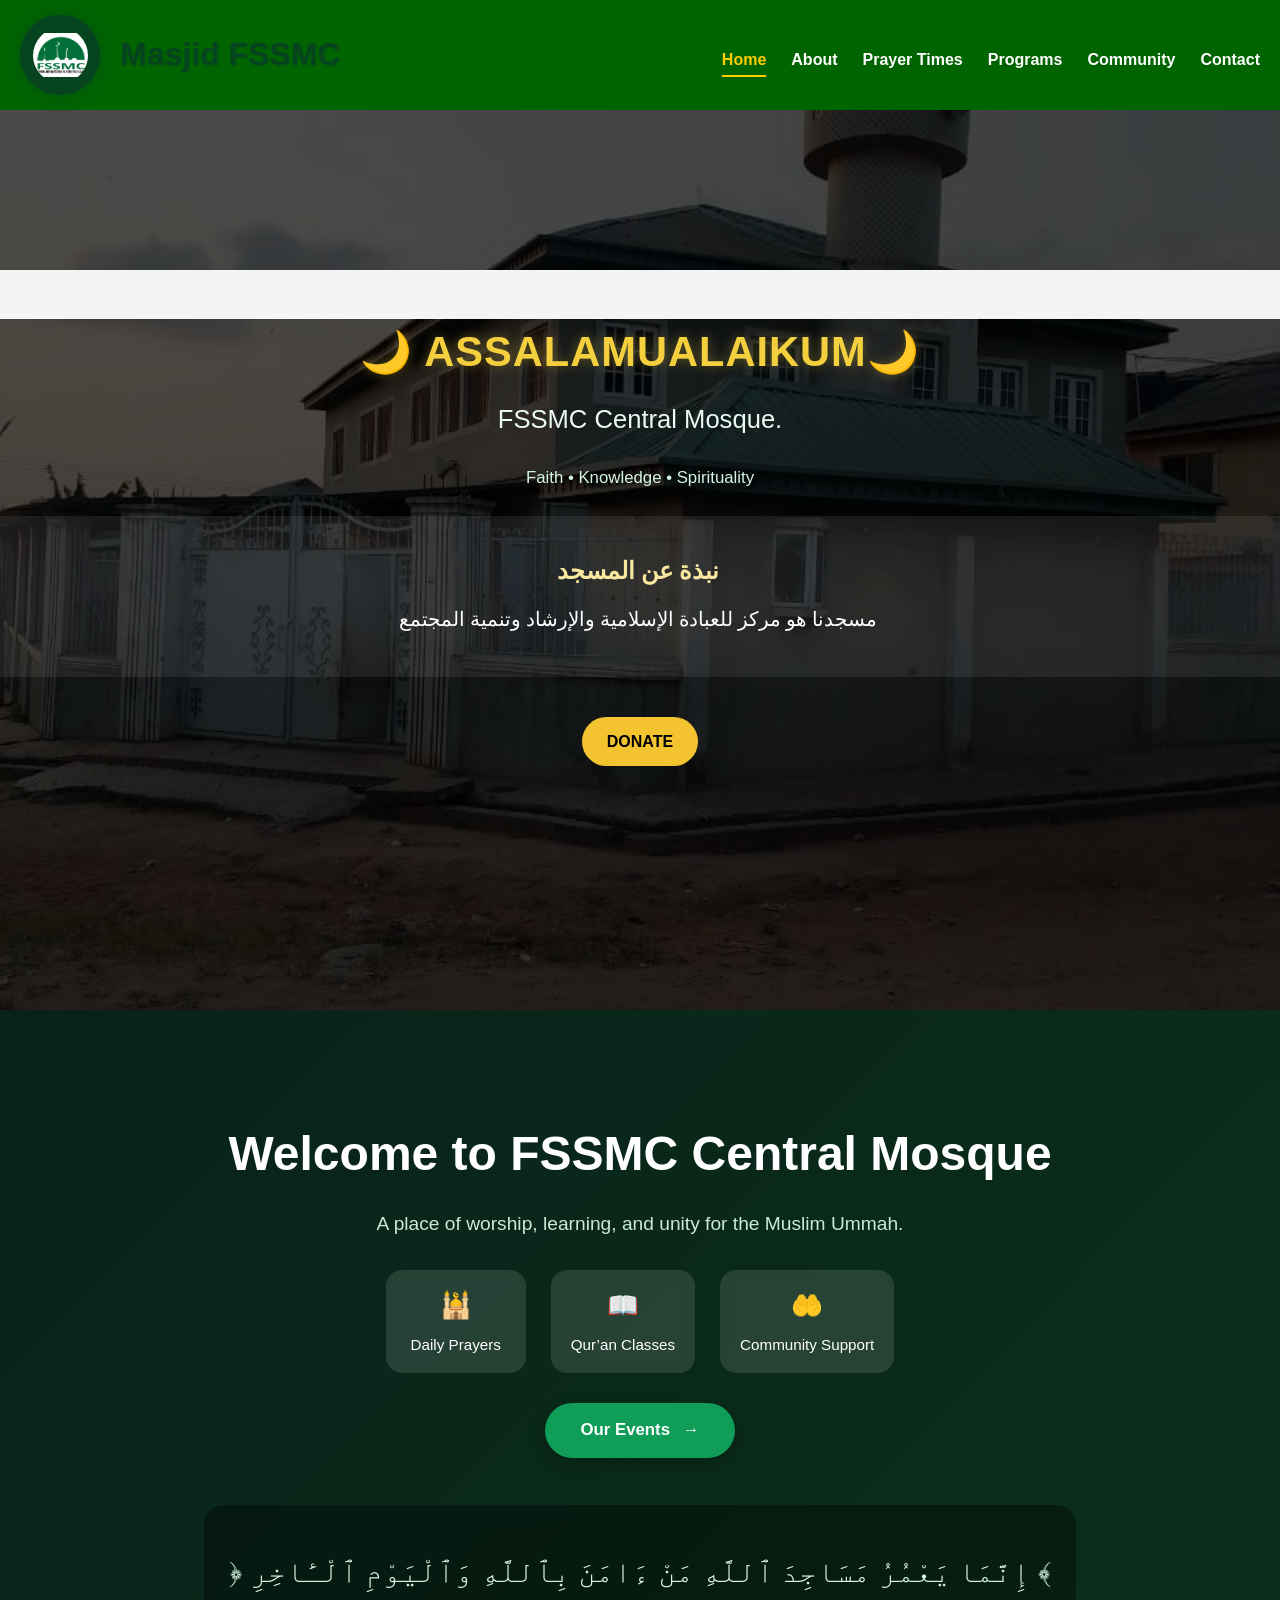
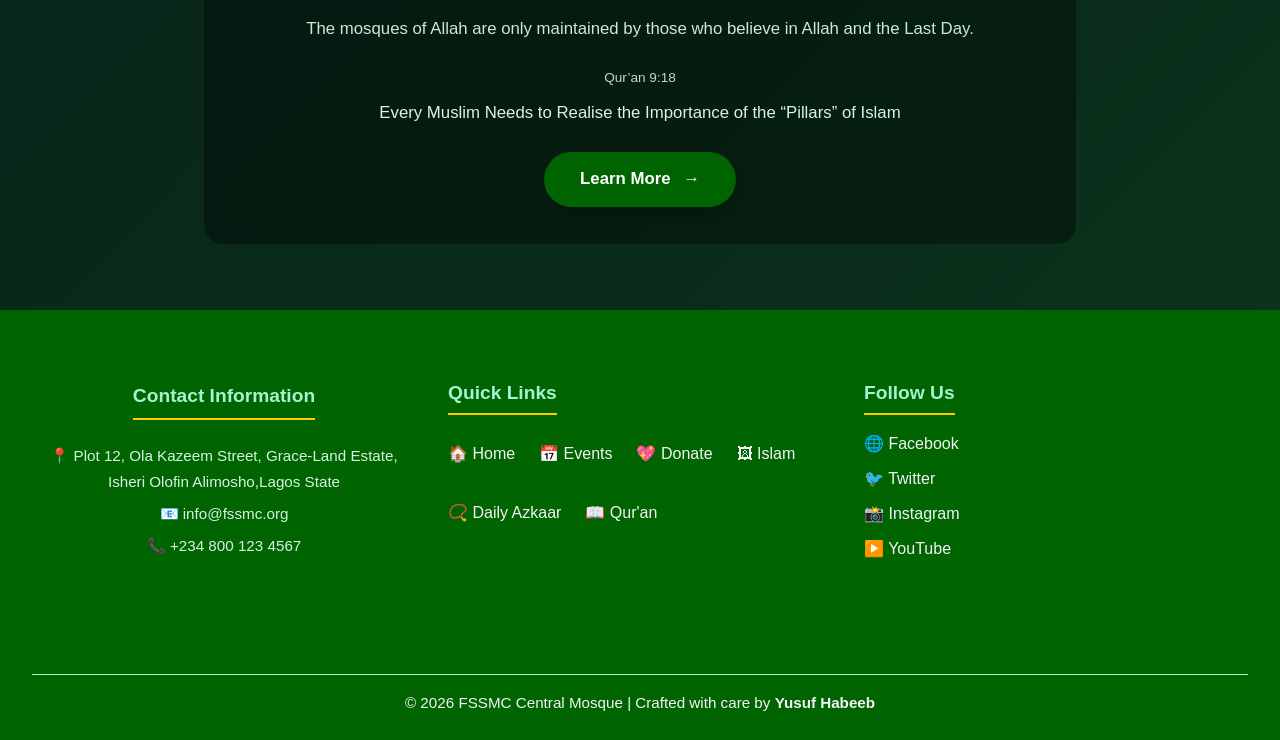
<file: index.html>
<!DOCTYPE html>
<html lang="en">

<head>
  <meta charset="UTF-8" />
  <meta name="viewport" content="width=device-width, initial-scale=1.0" />
  <title>FSSMC Central Mosque</title>
  <link rel="stylesheet" href="/css/fssmc.css" />
</head>

<body>
  <nav class="navbar" aria-label="Main Navigation">
    <div class="logo-badge">
      <div class="logo-circle">
        <img src="/img/fsssmc.jpn.jpeg" alt="Masjid Logo" class="logo-img">

      </div>
      <span class="logo-text">Masjid FSSMC</span>
    </div>
    <div class="menu-toggle" id="menuToggle" aria-label="Toggle Menu">☰</div>
    <ul class="nav-links" id="navLinks">
      <li><a data-section="home" class="active">Home</a></li>
      <li><a data-section="about">About</a></li>
      <li><a data-section="prayers">Prayer Times</a></li>
      <li><a data-section="programs">Programs</a></li>
      <li><a data-section="community">Community</a></li>
      <li><a data-section="contact">Contact</a></li>
    </ul>
  </nav>

  <header class="hero">
    <div class="hero-overlay"></div>
    <div class="hero-content">

      <div class="ticker-container">

        <div class="hadith-ticker">
          <span class="ticker-content">
            Imām Mālik رحمه الله said:
            “Whoever seeks nearness to Allah and protection from His displeasure should prioritize his private worship
            and deeds over public show, for sincerity in secret is the key to the heart and to salvation.”
            — Tartīb Al-Madārik: 2/52
          </span>
        </div>
      </div>
      <h2 class="ramadan-greeting">🌙 ASSALAMUALAIKUM🌙</h2>
      <h1 class="hero-subtitle">
     FSSMC Central Mosque.
      </h1>
      <p>
       Faith • Knowledge • Spirituality
      </p>
      <div class="arabic">
        <h3>نبذة عن المسجد</h3>
        <p>مسجدنا هو مركز للعبادة الإسلامية والإرشاد وتنمية المجتمع</p>
      </div>
      <div class="home-buttons">
        <a href="/involved.html" class="btn primary">DONATE</a>
        <br>
      </div>
    </div>
  </header>
  <main>
    <section id="home" class="active">
      <div class="overlay"></div>
      <div class="home-content">

        <h1 data-en="Welcome to FSSMC Central Mosque" data-ar="مرحبًا بكم الى مسجدنا فسمك المركزي">
          Welcome to FSSMC Central Mosque
        </h1>

        <p data-en="A place of worship, learning, and unity for the Muslim Ummah."
          data-ar="مكان للعبادة والعلم والوحدة لأمة الإسلام">
          A place of worship, learning, and unity for the Muslim Ummah.
        </p>

        <div class="quick-info">
          <div>
            <span>🕌</span>
            <small data-en="Daily Prayers" data-ar="الصلوات اليومية">Daily Prayers</small>
          </div>
          <div>
            <span>📖</span>
            <small data-en="Qur’an Classes" data-ar="حلقات القرآن">Qur’an Classes</small>
          </div>
          <div>
            <span>🤲</span>
            <small data-en="Community Support" data-ar="خدمة المجتمع">Community Support</small>
          </div>
        </div>
        <div class="event-cta" role="button" tabindex="0">
          <span class="event-icon" aria-hidden="true"></span>

          <small class="event-label" data-en="Community Support" data-ar="خدمة المجتمع">
          </small>

          <a href="/upcoming.html" class="event-link" aria-label="View upcoming event">
            Our Events
          </a>
        </div>
        </a>
      </div>
      </div>
      </div>
      <div class="ayah-slider">
        <div class="ayah-slide active">
          <p class="ayah-ar">
            ﴿ إِنَّمَا يَعْمُرُ مَسَاجِدَ ٱللَّهِ مَنْ ءَامَنَ بِٱللَّهِ وَٱلْيَوْمِ ٱلْـَٔاخِرِ ﴾
          </p>
          <p class="ayah-en">
            The mosques of Allah are only maintained by those who believe in Allah and the Last Day.
          </p>
          <span class="ayah-ref">Qur’an 9:18</span>
        </div>
        <div class="ayah-slide">
        </div>
        <div class="pillars-cta">
          <p class="pillars-text">
            Every Muslim Needs to Realise the Importance of the
            <span class="highlight">“Pillars”</span> of Islam
          </p>

          <a href="/islam.html" class="pillars-link">
            Learn More
          </a>
        </div>
      </div>
      </div>
    </section>

    <section id="about" class="section">
      <h1>🕌 FSSS COMMUNITY CENTRAL MOSQUE</h1>

      <!-- Vision / Mission / Core Value -->
      <div class="vmc-container">
        <div class="vmc-card">
          <h3>Vision</h3>
          <p>
            Is to be a leading Masjid that builds a strong faith based on Allah-consciousness,
            piety, and mindfulness of Allah, serving as a spiritual shield against sins
            and wrongdoings.
          </p>
        </div>

        <div class="vmc-card">
          <h3>Mission</h3>
          <p>
            Is to provide deep knowledge of the Quran and Sunnah of the Prophet (PBOH)
            through teaching and learning, provide a safe, holy environment for worship
            while highlighting the true values of Islam through regular, modern, and
            sustainable quality services for the care of the affairs of Muslims in our community.
          </p>
        </div>

        <div class="vmc-card">
          <h3>Core Value</h3>
          <p>
            To live a life of Quran and Sunnah as practised by the Prophet (PBOH)
            and exemplified by the Sahaba.
          </p>
        </div>
      </div>

      <!-- Organisation Structure -->
      <div class="about-block">
        <h2>Organisation Structure of Masjid</h2>
        <p>
          The organisation Structure of the Masjid is designed for smooth administration
          without undermining the authority of Imam as the supreme authority according
          to the Sunnah of the Prophet (PBOH). The organisation Structure is divided into:
        </p>
        <ul>
          <li><strong>Spiritual Structure:</strong> Headed by Imam</li>
          <li><strong>Administrative Structure:</strong> Headed by Amir</li>
        </ul>
        <p>
          For the effectiveness and efficiency of executive decisions, various committees
          and subcommittees assist in executing programmes and projects of the Masjid.
        </p>
      </div>

      <!-- Executive Members -->
      <div class="about-block">
        <h2>Executive Members of the Masjid</h2>
        <table class="masjid-table">
          <thead>
            <tr>
              <th>Name</th>
              <th>Position</th>
            </tr>
          </thead>
          <tbody>
            <tr>
              <td>Alhaji Muritala Adekunle Balogun</td>
              <td>The Amir</td>
            </tr>
            <tr>
              <td>Alhaji Mustapha Motilola Alli</td>
              <td>The Imam</td>
            </tr>
            <tr>
              <td>Alhaji Ishaq Aderemi Abimbola</td>
              <td>The Secretary</td>
            </tr>
            <tr>
              <td>Alhaji Abdul Ganiyu Olayinka Dabiri</td>
              <td>Executive Member</td>
            </tr>
            <tr>
              <td>Alhaji Lukman Badiru</td>
              <td>Executive Member</td>
            </tr>
            <tr>
              <td>Alhaji Lateef Usman</td>
              <td>Executive Member</td>
            </tr>
            <tr>
              <td>Alhaji Prof. Zaid Aderolu</td>
              <td>Executive Member</td>
            </tr>
            <tr>
              <td>Alhaji Lasisi Abayomi Lawal</td>
              <td>Executive Member</td>
            </tr>
            <tr>
              <td>Alhaji Hassan Muhammad Bello</td>
              <td>Executive Member</td>
            </tr>
            <tr>
              <td>Alhaji Engr. Ismail Sanni</td>
              <td>Executive Member</td>
            </tr>
            <tr>
              <td>Alhaji Monsuru Oladehide</td>
              <td>Executive Member</td>
            </tr>
          </tbody>
        </table>

        <h3>Past Members</h3>
        <ul>
          <li>Late Alhaji Musliu Arinola</li>
          <li>Late Alhaji Ayoade Musibau Adetunji</li>
        </ul>
      </div>

      <!-- Committees Accordion -->
      <div class="about-block">
        <h2>Masjid Committees</h2>

        <div class="accordion-item">
          <button class="accordion-header">Financial Committee</button>
          <div class="accordion-content">
            <ul>
              <li>Alhaji Abdul Ganiyu Olayinka Dabiri</li>
              <li>Alhaji Lukman Badiru</li>
              <li>Alhaji Abdul Gafar Wale Ajala</li>
              <li>Bro. Muhammed Bello</li>
              <li>Bro Abdul Fatai Bakare</li>
              <li>Bro Monsuru Oyinlola</li>
              <li>Bro Sikiru Bankole</li>
              <li>Bro Ibikunle Rasaq Adekunmi Abu Zaid</li>
            </ul>
          </div>
        </div>

        <div class="accordion-item">
          <button class="accordion-header">Infrastructure / Project Committee</button>
          <div class="accordion-content">
            <ul>
              <li>Alhaji Balogun Muritala Adekunle</li>
              <li>Alhaji Dabiri Ganiyu Olayinka</li>
              <li>Alhaji Arinola Musliu (deceased)</li>
              <li>Alhaji Ayoade Musibau Adetunji (deceased)</li>
              <li>Alhaji Engr Sanni Ismail</li>
            </ul>
          </div>
        </div>

        <div class="accordion-item">
          <button class="accordion-header">Da'awa Committee</button>
          <div class="accordion-content">
            <ul>
              <li>Alhaji Imam Alli Mustapha</li>
              <li>Alhaji Abimbola Ishaq Aderemi</li>
              <li>Alhaji Badiru Lukman</li>
              <li>Alhaji Abdul Lateef</li>
              <li>Ustadh Abdul Ganny Ejalonibu</li>
              <li>Ustadh Abu Abdul Rahman Opeyemi</li>
              <li>Bro. Ibikunle Rasaq Adekunmi Abu Zaid</li>
              <li>Ustadh Abdul Rasheed Adebayo (relocation)</li>
            </ul>
          </div>
        </div>

        <div class="accordion-item">
          <button class="accordion-header">Welfare Committee</button>
          <div class="accordion-content">
            <ul>
              <li>Alhaji Abdul Lateef Usman</li>
              <li>Bro. Hassan Muhammad Bello</li>
              <li>Bro Muhammed Bello</li>
              <li>Bro Demola Adeduntan</li>
            </ul>
          </div>
        </div>

        <div class="accordion-item">
          <button class="accordion-header">Education Committee</button>
          <div class="accordion-content">
            <ul>
              <li>Alhaji Abimbola Ishaq Aderemi</li>
              <li>Prof Aderolu Zaid</li>
              <li>Ustadh Abdul Ganny Ejalonibu</li>
              <li>Alhaji Balogun Muritala Adekunle</li>
            </ul>
          </div>
        </div>

        <div class="accordion-item">
          <button class="accordion-header">Ramadan Planning Committee</button>
          <div class="accordion-content">
            <ul>
              <li>Bro. Hassan Muhammad Bello</li>
              <li>Alhaji Abdul Lateef Usman</li>
              <li>Alhaji Lukman Badiru</li>
              <li>Bro Monsuru Oyinlola</li>
              <li>Bro. Muhammed Bello</li>
            </ul>
          </div>
        </div>

        <div class="accordion-item">
          <button class="accordion-header">Masjid Maintenance Committee</button>
          <div class="accordion-content">
            <ul>
              <li>Bro. Ajao Ibrahim</li>
              <li>Bro. Ibikunle Rasaq Adekunmi</li>
              <li>Bro Qozeem Adebisi</li>
            </ul>
          </div>
        </div>

      </div>

      <!-- Jummah Service -->
      <div class="about-block">
        <h2>Jummah Service</h2>
        <p>The Masjid adopts a rotational arrangement for Jummah prayers:</p>
        <ul>
          <li>Lead Imam/Khatib: Ustadh Abdul Granny Adebayo Ejalonibu</li>
          <li>Opeyemi Abu Abdul Rahman</li>
          <li>Ustadh Abdul Rasheed Adebayo Abu Qoonitah</li>
          <li>Ustadh Abdul Azeez Abu Nasir</li>
          <li>Ustadh Abu Abdullah</li>
          <li>Ustadh Abu Abidah</li>
        </ul>
      </div>
    </section>


    <section id="prayers" class="section">

      <div class="prayer-widget">

        <div class="widget-header">
          <h2>🕌 Prayer Times</h2>
          <div class="date-widget" id="dateWidget"></div>
        </div>

        <div class="next-prayer-card">
          <p>Next Prayer</p>
          <h3 id="nextPrayerName">Loading...</h3>
          <div class="countdown" id="countdownTimer">00:00:00</div>
        </div>

        <div class="mini-prayer-display" id="miniPrayerDisplay"></div>

      </div>
      </div>
      <div class="hadith-card">
        <p class="arabic">«الصلاة عمود الدين»</p>
        <p class="english">“Prayer is the pillar of the religion.”</p>
      </div>
    </section>

    <section id="programs" class="section">
      <h2>📚 Programs /البرامج</h2>
      <p>
        Our mosque offers a variety of programs to enrich spiritual, educational, and social life.
        <br>
        .تقدم مسجدنا مجموعة متنوعة من البرامج لتعزيز الحياة الروحية والتعليمية والاجتماعية
      </p>

      <div class="program-cards">
        <div class="card">
          <span class="card-icon">📖</span>
          <h3>Qur’an Memorization / حفظ القرآن</h3>
          <p>Structured classes for children, youth, and adults to memorize and understand the Quran.
            <br>دروس منظمة للأطفال والشباب والكبار لحفظ وفهم القرآن
          </p>
        </div>
        <div class="card">
          <span class="card-icon">🎤</span>
          <h3>Islamic Lectures / المحاضرات الإسلامية</h3>
          <p>Weekly lectures covering theology, jurisprudence, and contemporary issues.
            <br>محاضرات أسبوعية تغطي العقيدة، الفقه، والقضايا المعاصرة
          </p>
        </div>
        <div class="card">
          <span class="card-icon">🌱</span>
          <h3>Youth Development / تنمية الشباب</h3>
          <p>Programs developing leadership, ethics, and community service among youth.
            <br>برامج تهدف لتطوير القيادة والأخلاق وخدمة المجتمع بين الشباب
          </p>
        </div>
        <div class="card">
          <span class="card-icon">👩‍🏫</span>
          <h3>Children-Focused Programs / برامج خاصة بالاولاد</h3>
          <p>Educational, spiritual, and social activities for children in the community.
            <br>أنشطة تعليمية وروحية واجتماعية للاولاد في المجتمع
          </p>
        </div>
      </div>
    </section>

    <section id="community" class="section">
      <h2>🤝 Community Projects | مشاريع المجتمع</h2>
      <p class="section-intro">
        Our initiatives aim to uplift communities through education, health, welfare, and spiritual growth.<br>
        تهدف مبادراتنا إلى رفع مستوى المجتمعات من خلال التعليم والصحة والرعاية والنمو الروحي
      </p>

      <div class="card-grid">
        <div class="card">
          <img src="/img/humanitarian.jpn.webp" alt="Social Welfare Program | برنامج الرعاية الاجتماعية" loading="lazy">
          <h3>Social Welfare & Humanitarian Aid<br>الرعاية الاجتماعية والمساعدات الإنسانية</h3>
          <p>
            Providing support for families, youth, and the needy through essential aid and social programs.<br>
            تقديم الدعم للأسر والشباب والمحتاجين من خلال المساعدات الأساسية والبرامج الاجتماعية
          </p>
        </div>

        <div class="card">
          <img src="/img/education.jpn.jpg" alt="Education Support | دعم التعليم" loading="lazy">
          <h3>Education Support<br>دعم التعليم</h3>
          <p>
            Offering learning materials, scholarships, and mentorship programs to empower students.<br>
            تقديم المواد التعليمية والمنح الدراسية وبرامج الإرشاد لتمكين الطلاب
          </p>
        </div>

        <div class="card">
          <img src="/img/health.jpn.webp" alt="Health Outreach | خدمات الصحة" loading="lazy">
          <h3>Health Outreach<br>الخدمات الصحية</h3>
          <p>
            Delivering medical care, health awareness campaigns, and welfare assistance to communities.<br>
            تقديم الرعاية الطبية وحملات التوعية الصحية والمساعدات المجتمعية
          </p>
        </div>

        <div class="card">
          <img src="/img/zakat.jpn.webp" alt="Zakat Distribution | توزيع الزكاة" loading="lazy">
          <h3>Zakat & Sadaqah Distribution<br>توزيع الزكاة والصدقات</h3>
          <p>
            Ensuring transparent and fair support for the less privileged in society.<br>
            ضمان تقديم الدعم الشفاف والعادل للأقل حظًا في المجتمع
          </p>
        </div>
        <div class="card">
          <img src="/img/janazah.jpn.avif" alt="Funeral Services | خدمات الجنائز" loading="lazy">
          <h3>Funeral Services<br>خدمات الجنائز</h3>
          <p>
            Providing support for funeral arrangements, guidance, and rituals according to Islamic tradition.<br>
            تقديم الدعم لترتيبات الجنائز والإرشاد والطقوس وفقاً للتقاليد الإسلامية
          </p>
        </div>

        <div class="card">
          <img src="/img/dawah.jpn.webp" alt="Dawah Programs | برامج الدعوة" loading="lazy">
          <h3>Da‘wah & Public Enlightenment<br>الدعوة والتثقيف العام</h3>
          <p>
            Promoting Islamic awareness through outreach, lectures, and community engagement.<br>
            تعزيز الوعي الإسلامي من خلال برامج التوعية والمحاضرات والمشاركة المجتمعية
          </p>
        </div>
      </div>
    </section>

    <section id="contact" class="section"
      style="padding:50px 0; background-color:#f1f5f9; font-family:Arial, sans-serif;">
      <div
        style="max-width:900px; margin:0 auto; display:flex; flex-wrap:wrap; box-shadow:0 4px 10px rgba(0,0,0,0.1); border-radius:10px; overflow:hidden; background-color:white;">

        <!-- Left info panel -->
        <div
          style="flex:1; min-width:300px; background-color:#34d399; color:white; padding:40px; box-sizing:border-box;">
          <h2 style="margin-top:0;">Let's get in touch</h2>
          <p>We're open for any suggestion or just to have a chat</p>
          <ul style="list-style:none; padding:0; margin-top:30px; line-height:2;">
            <li>📍 Address:📍 Plot 12, Ola Kazeem Street, Grace-Land Estate, Isheri Olofin Alimosho,Lagos State</li>
            <li>📞 Phone: +1 1235 2355 98</li>
            <li>✉️ Email: info@yoursite.com</li>
            <li>🌐 Website: yoursite.com</li>
          </ul>
        </div>

        <!-- Right form panel -->
        <div style="flex:1; min-width:300px; padding:40px; box-sizing:border-box;">
          <h2 style="margin-top:0; color:#111827;">Get in touch</h2>
          <form action="#" method="post" style="display:grid; gap:15px;">
            <div style="display:flex; gap:10px; flex-wrap:wrap;">
              <input type="text" name="name" placeholder="Full Name" required
                style="flex:1; padding:12px; border:1px solid #ccc; border-radius:5px;">
              <input type="email" name="email" placeholder="Email Address" required
                style="flex:1; padding:12px; border:1px solid #ccc; border-radius:5px;">
            </div>
            <input type="text" name="phone number" placeholder="Phone number"
              style="padding:12px; border:1px solid #ccc; border-radius:5px;">
            <textarea name="message" placeholder="Message" rows="5" required
              style="padding:12px; border:1px solid #ccc; border-radius:5px;"></textarea>
            <button type="submit"
              style="padding:12px; border:none; border-radius:5px; background-color:#34d399; color:white; cursor:pointer; font-weight:bold;">Send
              Message</button>
          </form>
        </div>

      </div>
    </section>



    </section>

  </main>



  <footer class="footer">

    <div class="footer-section contact-info">
      <h3>Contact Information</h3>
      <p> 📍 Plot 12, Ola Kazeem Street, Grace-Land Estate, Isheri Olofin Alimosho,Lagos State</p>
      <p>📧 info@fssmc.org</p>
      <p>📞 +234 800 123 4567</p>
    </div>

    <div class="footer-section quick-links-section">
      <h3>Quick Links</h3>
      <div class="quick-links-grid">
        <ul>
          <li><a href="#home">🏠 Home</a></li>
        </ul>
        <ul>
          <li><a href="/event.html">📅 Events</a></li>
        </ul>
        <ul>
          <li><a href="/involved.html">💖 Donate</a></li>
        </ul>
        <ul>
          <li><a href="/islam.html">🖼 Islam</a></li>
        </ul>
        <ul>
          <li> <a href="https://www.duaandazkar.com/chapter-3-morning-azkar/">📿 Daily Azkaar</a></li>
        </ul>
        <ul>
  <li><a href="https://quran.com/">📖 Qur'an</a></li>
</ul>
      </div>
    </div>

    <div class="footer-section social-media">
      <h3>Follow Us</h3>
      <div class="social-icons">
        <a href="#">🌐 Facebook</a>
        <a href="#">🐦 Twitter</a>
        <a href="#">📸 Instagram</a>
        <a href="#">▶️ YouTube</a>
      </div>
    </div>
    <section class="footer-bottom">
      © <span id="year"></span> FSSMC Central Mosque | Crafted with care by
      <strong><a href="#" class="designer-link">Yusuf Habeeb</a></strong>
    </section>


    <script>
      // Automatically set current year
      document.getElementById('year').textContent = new Date().getFullYear();
    </script>

  </footer>

  </footer>
  <script src="/js/fssmc.js"></script>
</body>

</html>
</file>
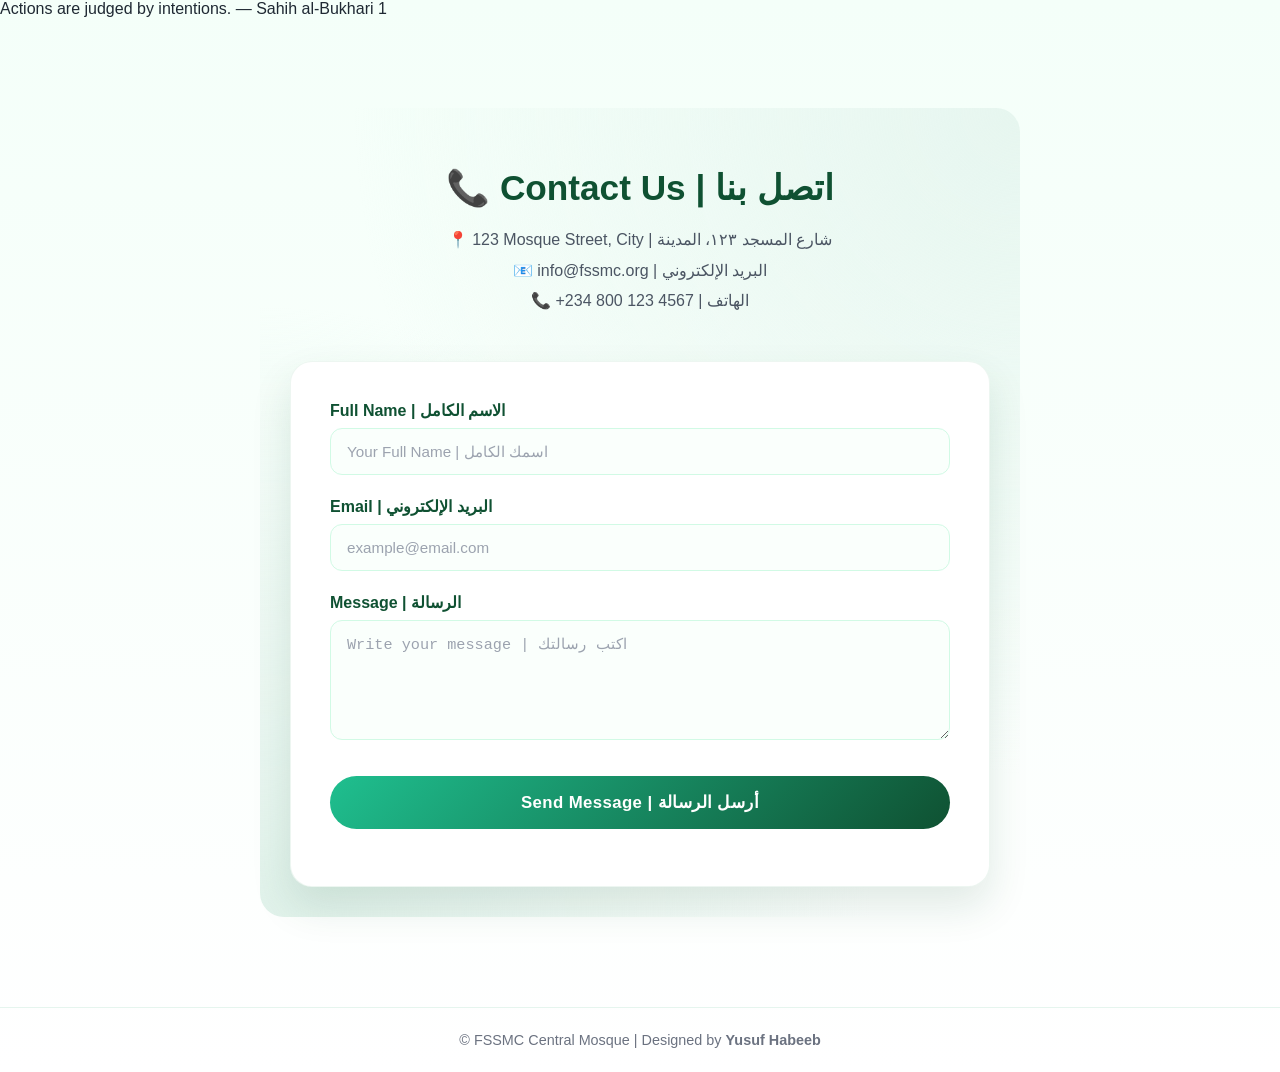
<file: contact.html>
<!DOCTYPE html>
<html lang="en">

<head>
  <meta charset="UTF-8" />
  <title>Contact Us | FSSMC Mosque</title>
  <meta name="viewport" content="width=device-width, initial-scale=1.0" />
  <style>
    /* ===== GLOBAL ===== */
    * {
      box-sizing: border-box;
    }

    body {
      margin: 0;
      font-family: "Poppins", "Segoe UI", sans-serif;
      background: linear-gradient(180deg, #f4fff9, #ffffff);
      color: #1f2933;
    }

    /* ===== CONTACT SECTION ===== */
    .contact-section {
      max-width: 760px;
      margin: 90px auto;
      padding: 30px;
      position: relative;
    }

    /* Soft background pattern */
    .contact-section::before {
      content: "";
      position: absolute;
      inset: 0;
      background: radial-gradient(circle at top right, #e6f6ef, transparent 60%),
        radial-gradient(circle at bottom left, #e0f2ea, transparent 55%);
      z-index: -1;
      border-radius: 24px;
    }

    .section-title {
      text-align: center;
      font-size: 2.2rem;
      color: #0f5132;
      margin-bottom: 12px;
      font-weight: 700;
    }

    .section-title span {
      color: #198754;
    }

    .contact-info {
      text-align: center;
      font-size: 1rem;
      color: #4b5563;
      margin-bottom: 45px;
      line-height: 1.9;
    }

    /* ===== FORM CARD ===== */
    .contact-form {
      background: #ffffff;
      padding: 40px;
      border-radius: 22px;
      box-shadow:
        0 20px 40px rgba(15, 81, 50, 0.12),
        inset 0 0 0 1px rgba(25, 135, 84, 0.08);
    }

    /* ===== FORM GROUP ===== */
    .form-group {
      margin-bottom: 22px;
    }

    label {
      display: block;
      font-weight: 600;
      margin-bottom: 8px;
      color: #0f5132;
    }

    /* ===== INPUTS ===== */
    input,
    textarea {
      width: 100%;
      padding: 14px 16px;
      border-radius: 12px;
      border: 1.5px solid #d1fae5;
      background: #fafffc;
      font-size: 0.95rem;
      transition: all 0.25s ease;
    }

    input::placeholder,
    textarea::placeholder {
      color: #9ca3af;
    }

    input:focus,
    textarea:focus {
      outline: none;
      border-color: #198754;
      background: #ffffff;
      box-shadow: 0 0 0 4px rgba(25, 135, 84, 0.18);
    }

    /* ===== SUBMIT BUTTON ===== */
    .btn-submit {
      width: 100%;
      margin-top: 10px;
      padding: 16px;
      border-radius: 999px;
      background: linear-gradient(135deg, #1fbf8f, #0f5132);
      color: #ffffff;
      font-size: 1.05rem;
      font-weight: 700;
      letter-spacing: 0.4px;
      border: none;
      cursor: pointer;
      transition: transform 0.2s ease, box-shadow 0.2s ease;
    }

    .btn-submit:hover {
      transform: translateY(-3px);
      box-shadow: 0 14px 30px rgba(25, 135, 84, 0.35);
    }

    /* ===== FEEDBACK ===== */
    .contact-feedback {
      margin-top: 18px;
      text-align: center;
      font-weight: 600;
    }

    .success {
      color: #198754;
    }

    /* ===== FOOTER ===== */
    footer {
      text-align: center;
      padding: 24px;
      margin-top: 70px;
      font-size: 0.9rem;
      color: #6b7280;
      border-top: 1px solid #e5f5ee;
    }

    /* ===== RESPONSIVE ===== */
    @media (max-width: 600px) {
      .contact-form {
        padding: 28px;
      }

      .section-title {
        font-size: 1.8rem;
      }
    }
  </style>

</head>

<body>
 Actions are judged by intentions. — Sahih al-Bukhari 1
  <!-- ===== CONTACT SECTION ===== -->
  <section class="contact-section" id="contact">
    <h2 class="section-title">📞 Contact Us | اتصل بنا</h2>

    <p class="contact-info">
      📍 123 Mosque Street, City | شارع المسجد ١٢٣، المدينة <br />
      📧 info@fssmc.org | البريد الإلكتروني <br />
      📞 +234 800 123 4567 | الهاتف
    </p>

    <form id="contact-form" class="contact-form">
      <div class="form-group">
        <label for="name">Full Name | الاسم الكامل</label>
        <input type="text" id="name" placeholder="Your Full Name | اسمك الكامل" required />
      </div>

      <div class="form-group">
        <label for="email">Email | البريد الإلكتروني</label>
        <input type="email" id="email" placeholder="example@email.com" required />
      </div>

      <div class="form-group">
        <label for="message">Message | الرسالة</label>
        <textarea id="message" rows="5" placeholder="Write your message | اكتب رسالتك" required></textarea>
      </div>

      <button type="submit" class="btn-submit">
        Send Message | أرسل الرسالة
      </button>

      <p id="contact-feedback" class="contact-feedback"></p>
    </form>
  </section>

  <!-- ===== FOOTER ===== -->
  <footer>
    <div class="footer-bottom">
      &copy; <span id="year"></span> FSSMC Central Mosque | Designed by <strong>Yusuf Habeeb</strong>
    </div>
  </footer>

  <!-- ===== SCRIPT ===== -->
  <script>
    document.getElementById("contact-form").addEventListener("submit", function (e) {
      e.preventDefault();

      const feedback = document.getElementById("contact-feedback");
      feedback.textContent =
        "✅ Message sent successfully! We will contact you soon.";
      feedback.className = "contact-feedback success";

      this.reset();
    });
  </script>

</body>

</html>
</file>
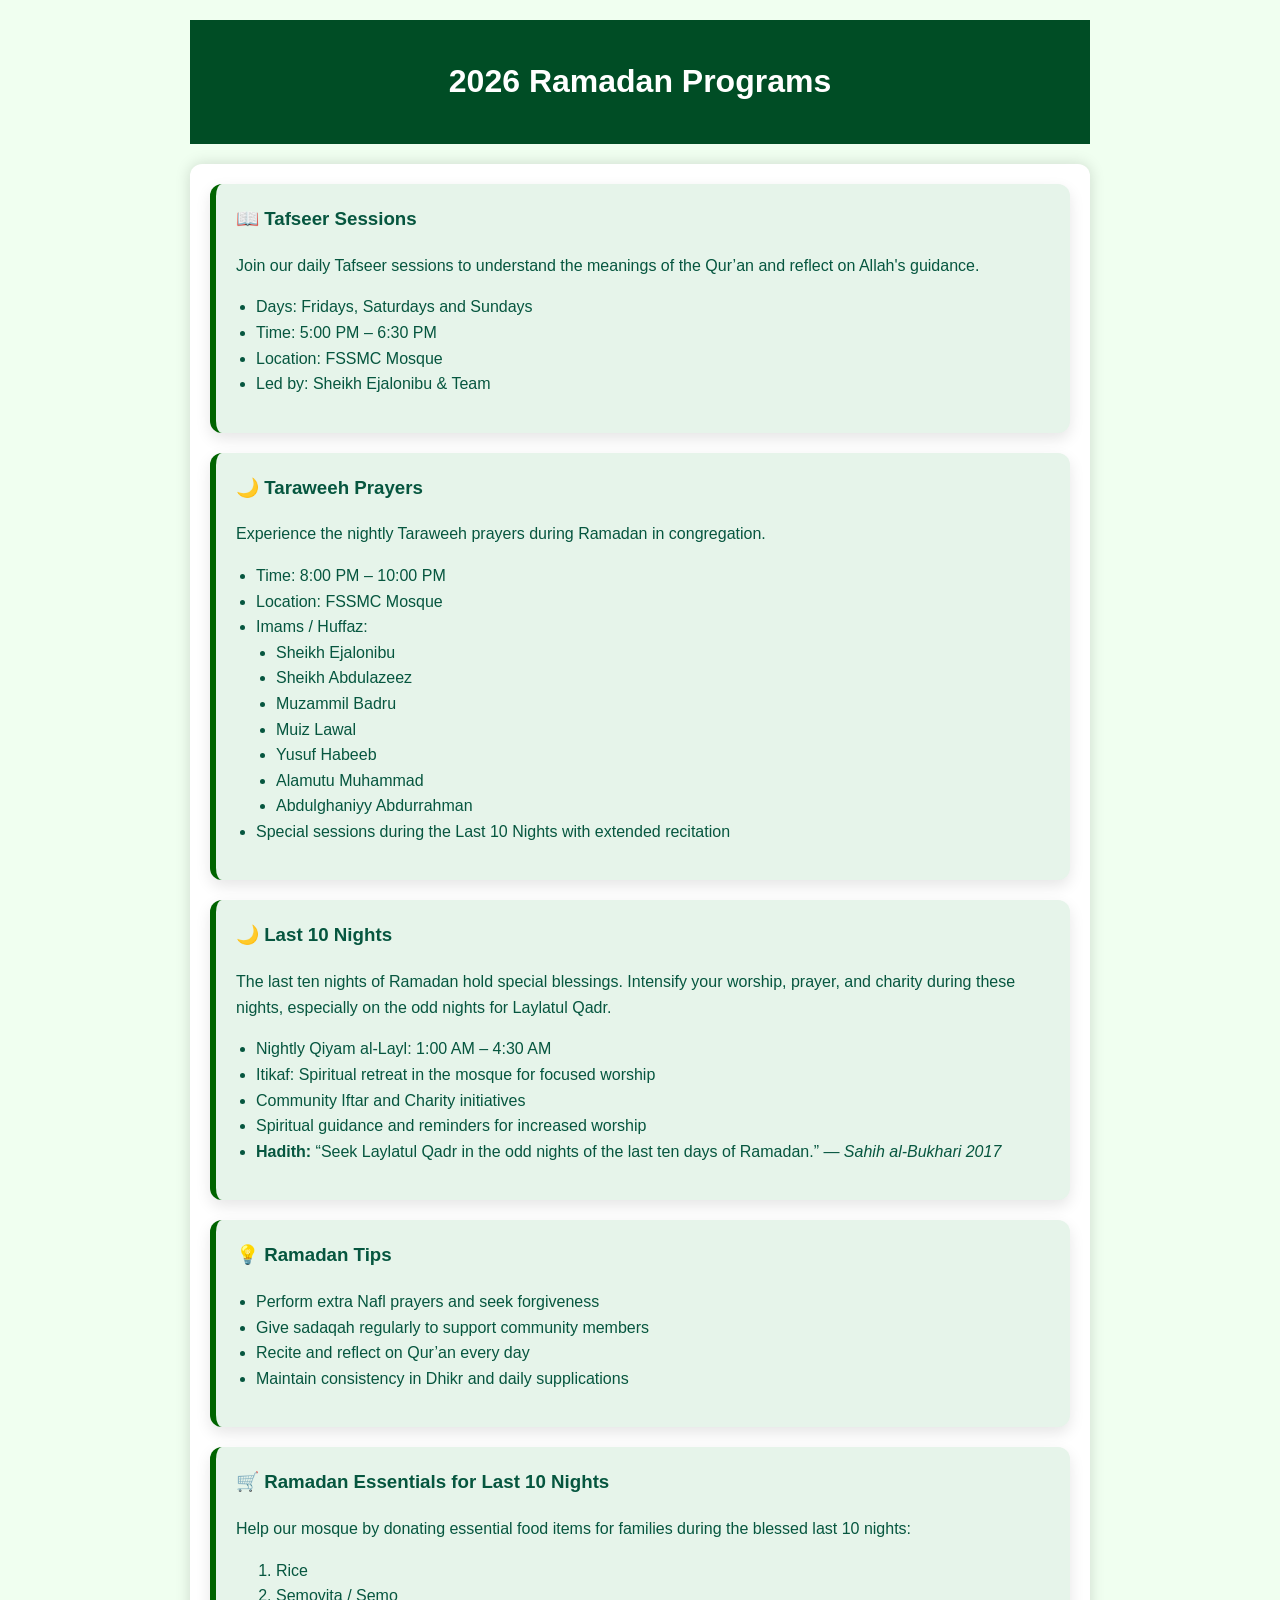
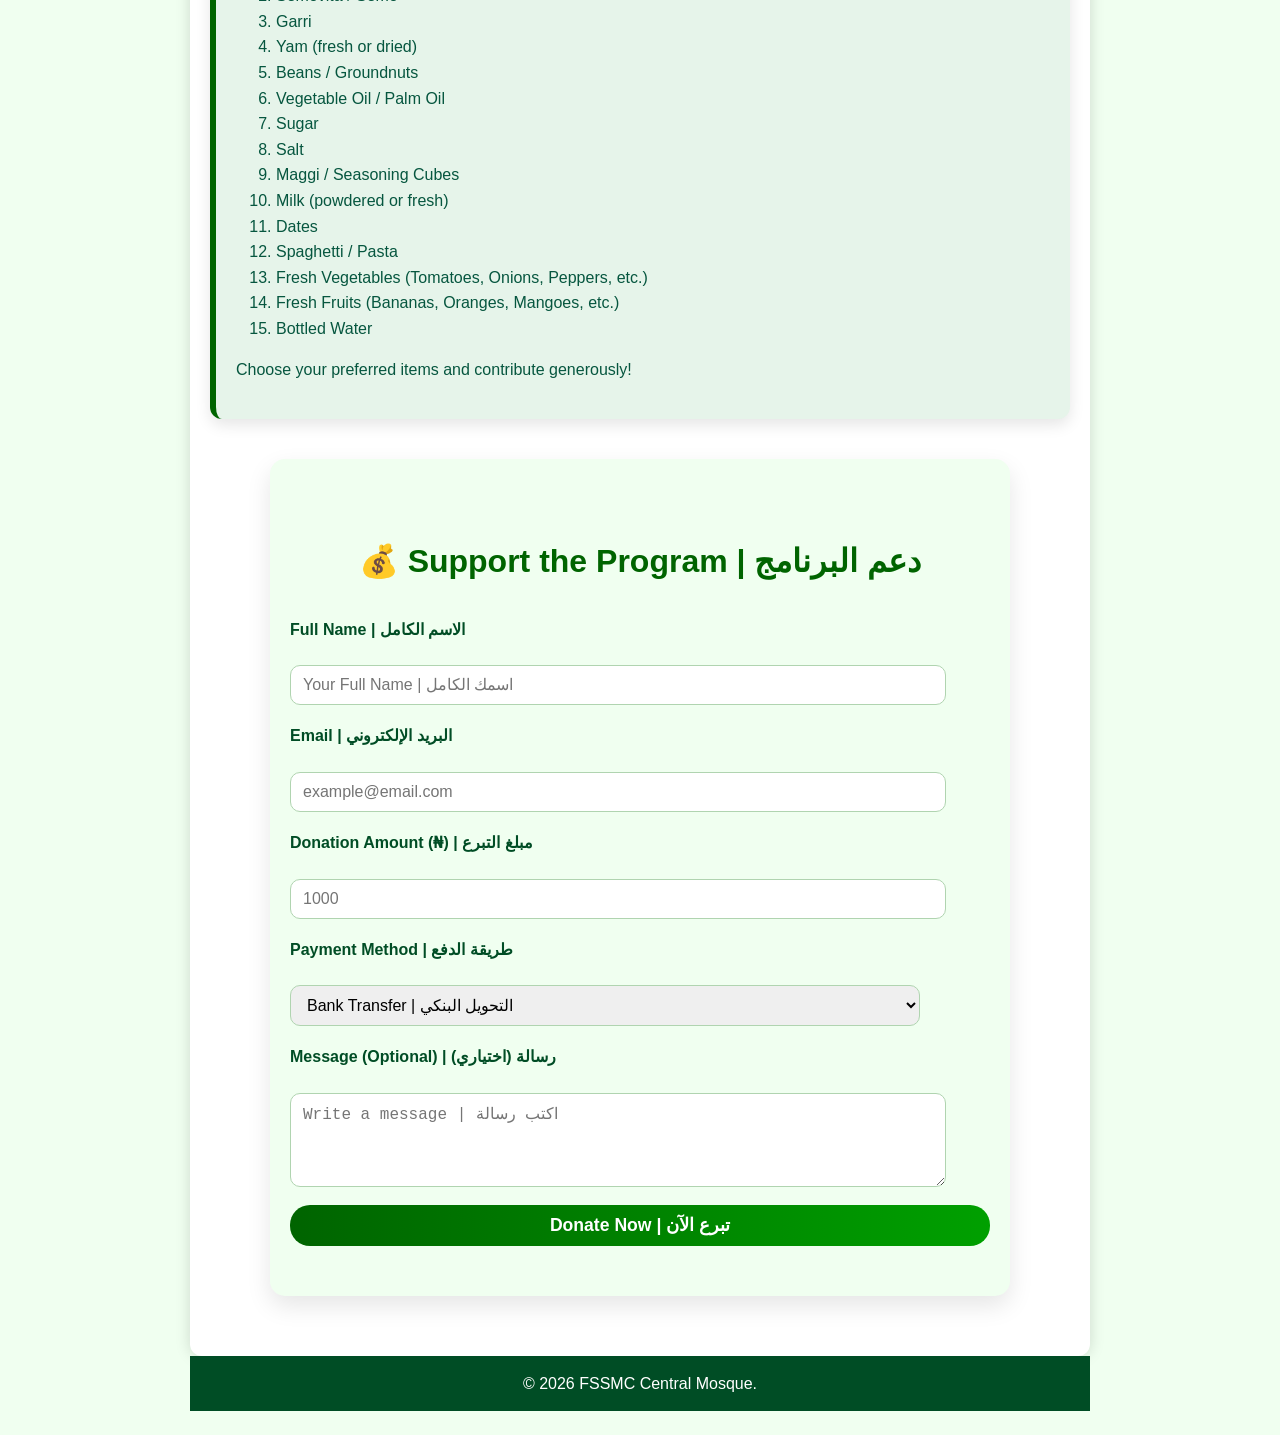
<file: event.html>
<!DOCTYPE html>
<html lang="en">
<head>
    <meta charset="UTF-8">
    <meta name="viewport" content="width=device-width, initial-scale=1.0">
    <title>2026 Ramadan Programs</title>
    <style>
        body {
            font-family: Arial, sans-serif;
            line-height: 1.6;
            max-width: 900px;
            margin: 0 auto;
            padding: 20px;
            background-color: #f0fff0;
            color: #06563f;
        }

        header,
        footer {
            text-align: center;
            padding: 15px 0;
            background: #004d25;
            color: #fff;
        }

        header img {
            width: 25%;
            height: 150px;
            object-fit: cover;
            border-radius: 12px;
            margin-top: 10px;
        }

        main {
            background-color: #ffffff;
            padding: 20px;
            box-shadow: 0 0 15px rgba(0, 0, 0, 0.15);
            border-radius: 12px;
            margin-top: 20px;
        }

        h2 {
            color: #006400;
            margin-bottom: 12px;
        }

        section {
            margin-bottom: 25px;
        }

        .event-card {
            background: #e6f4ea;
            border-left: 6px solid #006400;
            border-radius: 12px;
            padding: 20px;
            margin-bottom: 20px;
            box-shadow: 0 6px 15px rgba(0, 0, 0, 0.1);
            transition: transform 0.3s, box-shadow 0.3s;
        }

        .event-card:hover {
            transform: translateY(-5px);
            box-shadow: 0 12px 28px rgba(0, 0, 0, 0.2);
        }

        .event-card h3 {
            margin-top: 0;
        }

        .event-card ul {
            list-style: disc;
            padding-left: 20px;
        }

        
        #donate {
            background: #f0fff0;
            padding: 50px 20px;
            border-radius: 15px;
            box-shadow: 0 10px 25px rgba(0, 0, 0, 0.1);
            max-width: 700px;
            margin: 40px auto;
            font-family: 'Arial', sans-serif;
            color: #06563f;
        }

        #donate h2 {
            text-align: center;
            font-size: 2rem;
            margin-bottom: 30px;
            color: #006400;
            /* dark green */
        }

        .donation-form {
            display: flex;
            flex-direction: column;
            gap: 18px;
        }

        .donation-form label {
            font-weight: bold;
            font-size: 1rem;
            margin-bottom: 5px;
            color: #004d25;
        }

        .donation-form input,
        .donation-form select,
        .donation-form textarea {
            padding: 10px 12px;
            border-radius: 10px;
            border: 1px solid #b0d4b0;
            font-size: 1rem;
            width: 90%;
            transition: all 0.3s ease;
        }

        .donation-form input:focus,
        .donation-form select:focus,
        .donation-form textarea:focus {
            border-color: #006400;
            box-shadow: 0 0 10px rgba(0, 100, 0, 0.3);
            outline: none;
        }

        .donation-form button {
            padding: 10px;
            background: linear-gradient(90deg, #006400, #00a000);
            color: #fff;
            font-size: 1.1rem;
            font-weight: bold;
            border: none;
            border-radius: 20px;
            cursor: pointer;
            transition: all 0.3s ease;
        }

        .donation-form button:hover {
            background: linear-gradient(90deg, #008000, #00c000);
            transform: translateY(-3px);
            box-shadow: 0 8px 30px rgba(0, 100, 0, 0.3);
        }

        .donation-feedback {
            margin-top: 20px;
            font-weight: bold;
            font-size: 1.05rem;
            color: #006400;
            text-align: left;
            display: none;
        }

       
        @media(max-width:768px) {
            #donate {
                width: 100%;
                padding: 8px;
                box-sizing: border-box;
            }
        }
    </style>
</head>

<body>

    <header>
        <h1>2026 Ramadan Programs</h1>
    </header>

    <main>
        <!-- Tafseer Sessions -->
        <section class="event-card">
            <h3>📖 Tafseer Sessions</h3>
            <p>Join our daily Tafseer sessions to understand the meanings of the Qur’an and reflect on Allah's guidance.
            </p>
            <ul>
                <li>Days: Fridays, Saturdays and Sundays</li>
                <li>Time: 5:00 PM – 6:30 PM</li>
                <li>Location: FSSMC Mosque</li>
                <li>Led by: Sheikh Ejalonibu & Team</li>
            </ul>
        </section>

        <!-- Taraweeh Prayers -->
        <section class="event-card">
            <h3>🌙 Taraweeh Prayers</h3>
            <p>Experience the nightly Taraweeh prayers during Ramadan in congregation.</p>
            <ul>
                <li>Time: 8:00 PM – 10:00 PM</li>
                <li>Location: FSSMC Mosque</li>
                <li>Imams / Huffaz:
                    <ul>
                        <li>Sheikh Ejalonibu</li>
                        <li>Sheikh Abdulazeez</li>
                        <li>Muzammil Badru</li>
                        <li>Muiz Lawal</li>
                        <li>Yusuf Habeeb</li>
                        <li>Alamutu Muhammad</li>
                        <li>Abdulghaniyy Abdurrahman</li>
                         
                    </ul>
                </li>
                <li>Special sessions during the Last 10 Nights with extended recitation</li>
            </ul>
        </section>


        <!-- Last 10 Nights Focus -->
        <section class="event-card">
            <h3>🌙 Last 10 Nights</h3>
            <p>The last ten nights of Ramadan hold special blessings. Intensify your worship, prayer, and charity during
                these nights, especially on the odd nights for Laylatul Qadr.</p>
            <ul>
                <li>Nightly Qiyam al-Layl: 1:00 AM – 4:30 AM</li>
                <li>Itikaf: Spiritual retreat in the mosque for focused worship</li>
                <li>Community Iftar and Charity initiatives</li>
                <li>Spiritual guidance and reminders for increased worship</li>
                <li><strong>Hadith:</strong> “Seek Laylatul Qadr in the odd nights of the last ten days of Ramadan.” —
                    <em>Sahih al-Bukhari 2017</em>
                </li>
            </ul>
        </section>

        <!-- Ramadan Tips -->
        <section class="event-card">
            <h3>💡 Ramadan Tips</h3>
            <ul>
                <li>Perform extra Nafl prayers and seek forgiveness</li>
                <li>Give sadaqah regularly to support community members</li>
                <li>Recite and reflect on Qur’an every day</li>
                <li>Maintain consistency in Dhikr and daily supplications</li>
            </ul>
        </section>
        <!-- Last 10 Nights Donation Items -->
        <section class="event-card">
            <h3>🛒 Ramadan Essentials for Last 10 Nights</h3>
            <p>Help our mosque by donating essential food items for families during the blessed last 10 nights:</p>
            <ol>
                <li>Rice</li>
                <li>Semovita / Semo</li>
                <li>Garri</li>
                <li>Yam (fresh or dried)</li>
                <li>Beans / Groundnuts</li>
                <li>Vegetable Oil / Palm Oil</li>
                <li>Sugar</li>
                <li>Salt</li>
                <li>Maggi / Seasoning Cubes</li>
                <li>Milk (powdered or fresh)</li>
                <li>Dates</li>
                <li>Spaghetti / Pasta</li>
                <li>Fresh Vegetables (Tomatoes, Onions, Peppers, etc.)</li>
                <li>Fresh Fruits (Bananas, Oranges, Mangoes, etc.)</li>
                <li>Bottled Water</li>
            </ol>
            <p>Choose your preferred items and contribute generously!</p>

        </section>

        <!-- Donation Form -->
        <section id="donate">
            <h2>💰 Support the Program | دعم البرنامج</h2>
            <form id="donation-form" class="donation-form">
                <label for="donor-name">Full Name | الاسم الكامل</label>
                <input type="text" id="donor-name" placeholder="Your Full Name | اسمك الكامل" required />

                <label for="donor-email">Email | البريد الإلكتروني</label>
                <input type="email" id="donor-email" placeholder="example@email.com" required />

                <label for="donor-amount">Donation Amount (₦) | مبلغ التبرع</label>
                <input type="number" id="donor-amount" placeholder="1000" required />

                <label for="donor-method">Payment Method | طريقة الدفع</label>
                <select id="donor-method" required>
                    <option>Bank Transfer | التحويل البنكي</option>
                    <option>Card Payment | الدفع بالبطاقة</option>
                    <option>Mobile Payment | الدفع عبر الهاتف</option>
                </select>

                <label for="donor-note">Message (Optional) | رسالة (اختياري)</label>
                <textarea id="donor-note" rows="4" placeholder="Write a message | اكتب رسالة"></textarea>

                <button type="submit">Donate Now | تبرع الآن</button>
                <div class="donation-feedback" id="donation-feedback"></div>
            </form>
        </section>
    </main>

    <footer>
        <div class="footer-bottom">
            &copy; <span id="year"></span> FSSMC Central Mosque.
        </div>
    </footer>

    <!-- JS -->
    <script>
        // Footer year auto-update
        document.getElementById('year').textContent = new Date().getFullYear();

        // Donation feedback
        const form = document.getElementById('donation-form');
        const feedback = document.getElementById('donation-feedback');

        form.addEventListener('submit', function (e) {
            e.preventDefault();
            const name = document.getElementById('donor-name').value;
            feedback.style.display = 'block';
            feedback.textContent = `Jazakumullahu Khayran${name ? ', ' + name : ''}! May Allah reward you abundantly. | جزاكم الله خيرا`;
            form.reset();
            setTimeout(() => { feedback.style.display = 'none'; }, 5000);
        });
    </script>
</body>

</html>
</file>
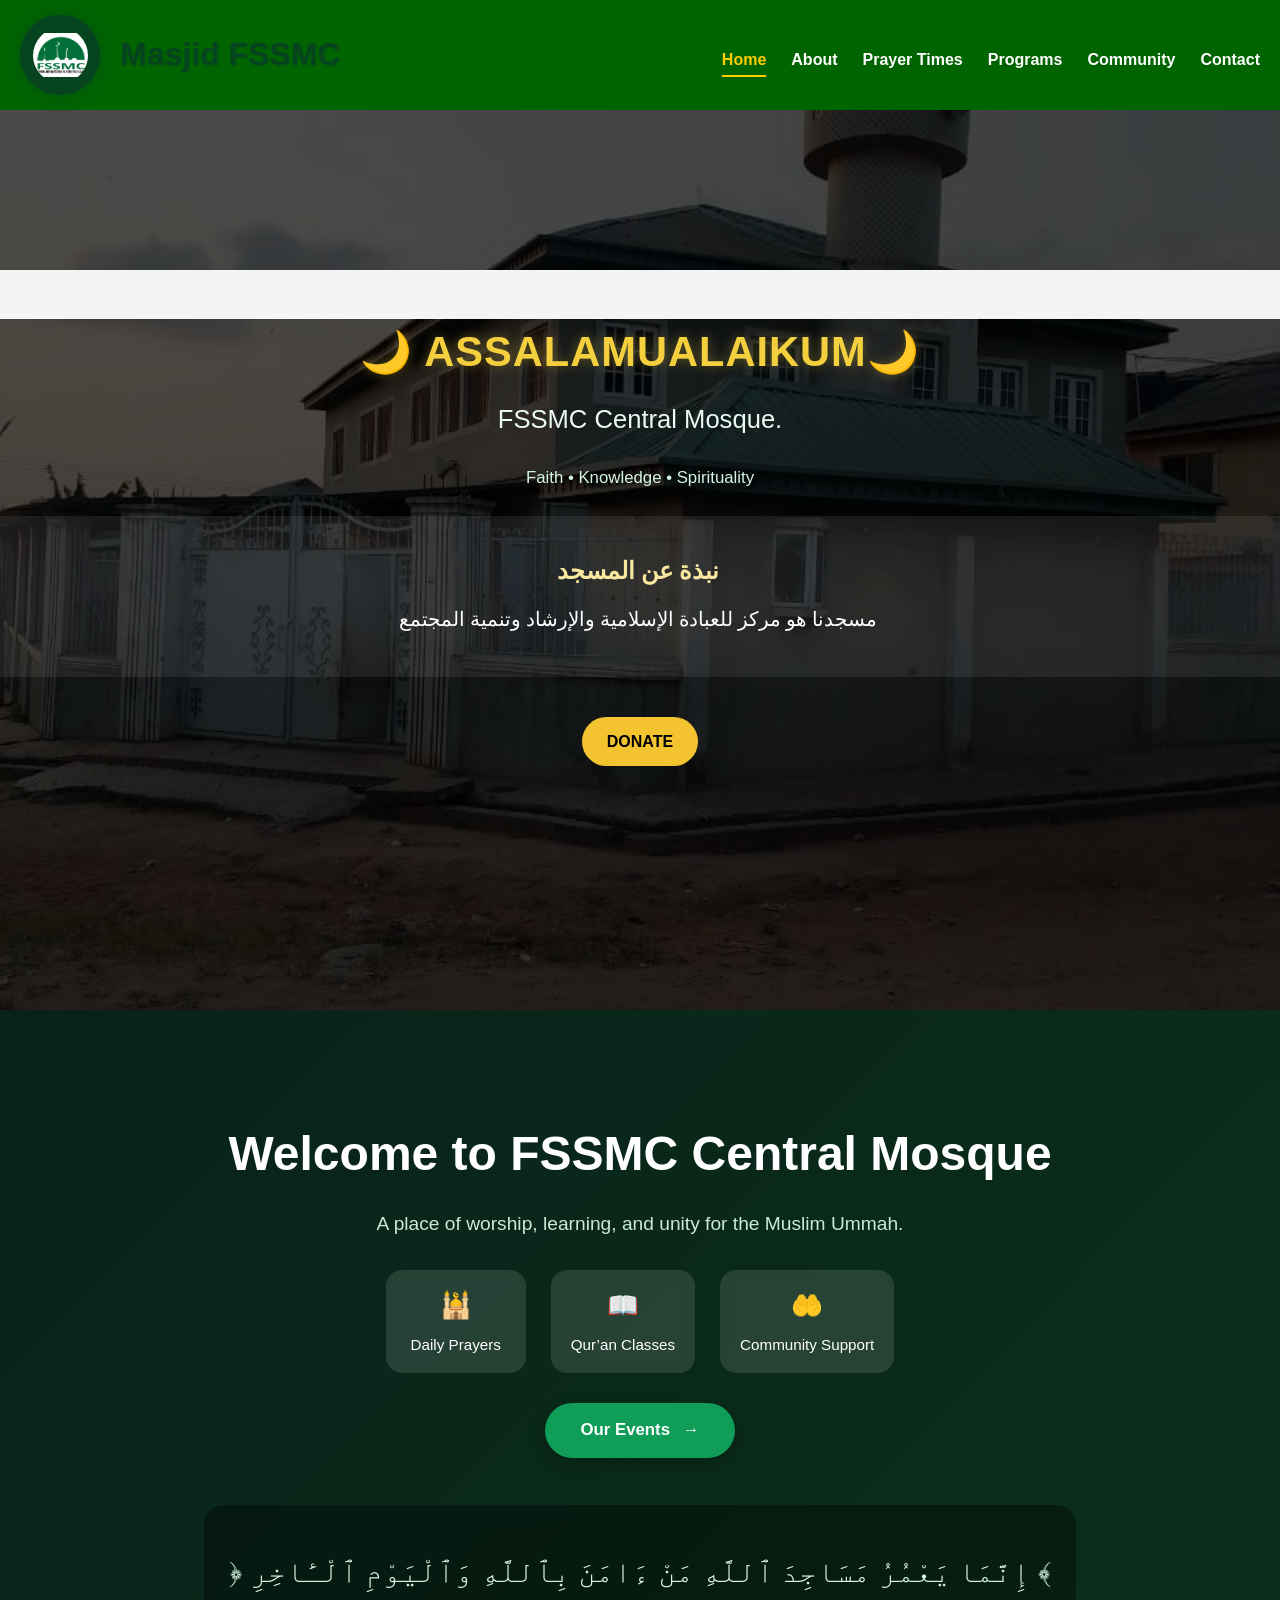
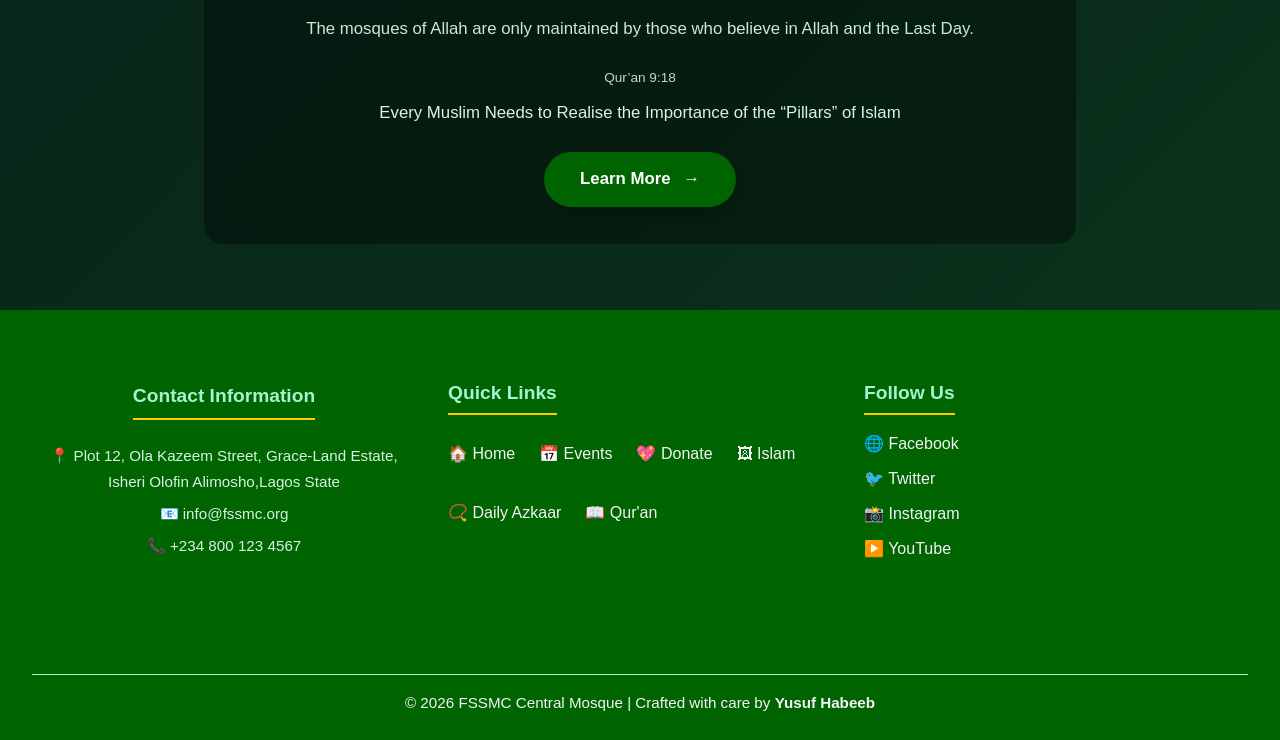
<file: fssmc.html>
<!DOCTYPE html>
<html lang="en">

<head>
  <meta charset="UTF-8" />
  <meta name="viewport" content="width=device-width, initial-scale=1.0" />
  <title>FSSMC Central Mosque</title>
  <link rel="stylesheet" href="/css/fssmc.css" />
</head>

<body>
  <nav class="navbar" aria-label="Main Navigation">
    <div class="logo-badge">
      <div class="logo-circle">
        <img src="/img/fsssmc.jpn.jpeg" alt="Masjid Logo" class="logo-img">

      </div>
      <span class="logo-text">Masjid FSSMC</span>
    </div>
    <div class="menu-toggle" id="menuToggle" aria-label="Toggle Menu">☰</div>
    <ul class="nav-links" id="navLinks">
      <li><a data-section="home" class="active">Home</a></li>
      <li><a data-section="about">About</a></li>
      <li><a data-section="prayers">Prayer Times</a></li>
      <li><a data-section="programs">Programs</a></li>
      <li><a data-section="community">Community</a></li>
      <li><a data-section="contact">Contact</a></li>
    </ul>
  </nav>

  <header class="hero">
    <div class="hero-overlay"></div>
    <div class="hero-content">

      <div class="ticker-container">

        <div class="hadith-ticker">
          <span class="ticker-content">
            Imām Mālik رحمه الله said:
            “Whoever seeks nearness to Allah and protection from His displeasure should prioritize his private worship
            and deeds over public show, for sincerity in secret is the key to the heart and to salvation.”
            — Tartīb Al-Madārik: 2/52
          </span>
        </div>
      </div>
      <h2 class="ramadan-greeting">🌙 ASSALAMUALAIKUM🌙</h2>
      <h1 class="hero-subtitle">
     FSSMC Central Mosque.
      </h1>
      <p>
       Faith • Knowledge • Spirituality
      </p>
      <div class="arabic">
        <h3>نبذة عن المسجد</h3>
        <p>مسجدنا هو مركز للعبادة الإسلامية والإرشاد وتنمية المجتمع</p>
      </div>
      <div class="home-buttons">
        <a href="/html/donate.html" class="btn primary">DONATE</a>
        <br>
      </div>
    </div>
  </header>
  <main>
    <section id="home" class="active">
      <div class="overlay"></div>
      <div class="home-content">

        <h1 data-en="Welcome to FSSMC Central Mosque" data-ar="مرحبًا بكم الى مسجدنا فسمك المركزي">
          Welcome to FSSMC Central Mosque
        </h1>

        <p data-en="A place of worship, learning, and unity for the Muslim Ummah."
          data-ar="مكان للعبادة والعلم والوحدة لأمة الإسلام">
          A place of worship, learning, and unity for the Muslim Ummah.
        </p>

        <div class="quick-info">
          <div>
            <span>🕌</span>
            <small data-en="Daily Prayers" data-ar="الصلوات اليومية">Daily Prayers</small>
          </div>
          <div>
            <span>📖</span>
            <small data-en="Qur’an Classes" data-ar="حلقات القرآن">Qur’an Classes</small>
          </div>
          <div>
            <span>🤲</span>
            <small data-en="Community Support" data-ar="خدمة المجتمع">Community Support</small>
          </div>
        </div>
        <div class="event-cta" role="button" tabindex="0">
          <span class="event-icon" aria-hidden="true"></span>

          <small class="event-label" data-en="Community Support" data-ar="خدمة المجتمع">
          </small>

          <a href="/html/upcoming.html" class="event-link" aria-label="View upcoming event">
            Our Events
          </a>
        </div>
        </a>
      </div>
      </div>
      </div>
      <div class="ayah-slider">
        <div class="ayah-slide active">
          <p class="ayah-ar">
            ﴿ إِنَّمَا يَعْمُرُ مَسَاجِدَ ٱللَّهِ مَنْ ءَامَنَ بِٱللَّهِ وَٱلْيَوْمِ ٱلْـَٔاخِرِ ﴾
          </p>
          <p class="ayah-en">
            The mosques of Allah are only maintained by those who believe in Allah and the Last Day.
          </p>
          <span class="ayah-ref">Qur’an 9:18</span>
        </div>
        <div class="ayah-slide">
        </div>
        <div class="pillars-cta">
          <p class="pillars-text">
            Every Muslim Needs to Realise the Importance of the
            <span class="highlight">“Pillars”</span> of Islam
          </p>

          <a href="/html/islam.html" class="pillars-link">
            Learn More
          </a>
        </div>
      </div>
      </div>
    </section>

    <section id="about" class="section">
      <h1>🕌 FSSS COMMUNITY CENTRAL MOSQUE</h1>

      <!-- Vision / Mission / Core Value -->
      <div class="vmc-container">
        <div class="vmc-card">
          <h3>Vision</h3>
          <p>
            Is to be a leading Masjid that builds a strong faith based on Allah-consciousness,
            piety, and mindfulness of Allah, serving as a spiritual shield against sins
            and wrongdoings.
          </p>
        </div>

        <div class="vmc-card">
          <h3>Mission</h3>
          <p>
            Is to provide deep knowledge of the Quran and Sunnah of the Prophet (PBOH)
            through teaching and learning, provide a safe, holy environment for worship
            while highlighting the true values of Islam through regular, modern, and
            sustainable quality services for the care of the affairs of Muslims in our community.
          </p>
        </div>

        <div class="vmc-card">
          <h3>Core Value</h3>
          <p>
            To live a life of Quran and Sunnah as practised by the Prophet (PBOH)
            and exemplified by the Sahaba.
          </p>
        </div>
      </div>

      <!-- Organisation Structure -->
      <div class="about-block">
        <h2>Organisation Structure of Masjid</h2>
        <p>
          The organisation Structure of the Masjid is designed for smooth administration
          without undermining the authority of Imam as the supreme authority according
          to the Sunnah of the Prophet (PBOH). The organisation Structure is divided into:
        </p>
        <ul>
          <li><strong>Spiritual Structure:</strong> Headed by Imam</li>
          <li><strong>Administrative Structure:</strong> Headed by Amir</li>
        </ul>
        <p>
          For the effectiveness and efficiency of executive decisions, various committees
          and subcommittees assist in executing programmes and projects of the Masjid.
        </p>
      </div>

      <!-- Executive Members -->
      <div class="about-block">
        <h2>Executive Members of the Masjid</h2>
        <table class="masjid-table">
          <thead>
            <tr>
              <th>Name</th>
              <th>Position</th>
            </tr>
          </thead>
          <tbody>
            <tr>
              <td>Alhaji Muritala Adekunle Balogun</td>
              <td>The Amir</td>
            </tr>
            <tr>
              <td>Alhaji Mustapha Motilola Alli</td>
              <td>The Imam</td>
            </tr>
            <tr>
              <td>Alhaji Ishaq Aderemi Abimbola</td>
              <td>The Secretary</td>
            </tr>
            <tr>
              <td>Alhaji Abdul Ganiyu Olayinka Dabiri</td>
              <td>Executive Member</td>
            </tr>
            <tr>
              <td>Alhaji Lukman Badiru</td>
              <td>Executive Member</td>
            </tr>
            <tr>
              <td>Alhaji Lateef Usman</td>
              <td>Executive Member</td>
            </tr>
            <tr>
              <td>Alhaji Prof. Zaid Aderolu</td>
              <td>Executive Member</td>
            </tr>
            <tr>
              <td>Alhaji Lasisi Abayomi Lawal</td>
              <td>Executive Member</td>
            </tr>
            <tr>
              <td>Alhaji Hassan Muhammad Bello</td>
              <td>Executive Member</td>
            </tr>
            <tr>
              <td>Alhaji Engr. Ismail Sanni</td>
              <td>Executive Member</td>
            </tr>
            <tr>
              <td>Alhaji Monsuru Oladehide</td>
              <td>Executive Member</td>
            </tr>
          </tbody>
        </table>

        <h3>Past Members</h3>
        <ul>
          <li>Late Alhaji Musliu Arinola</li>
          <li>Late Alhaji Ayoade Musibau Adetunji</li>
        </ul>
      </div>

      <!-- Committees Accordion -->
      <div class="about-block">
        <h2>Masjid Committees</h2>

        <div class="accordion-item">
          <button class="accordion-header">Financial Committee</button>
          <div class="accordion-content">
            <ul>
              <li>Alhaji Abdul Ganiyu Olayinka Dabiri</li>
              <li>Alhaji Lukman Badiru</li>
              <li>Alhaji Abdul Gafar Wale Ajala</li>
              <li>Bro. Muhammed Bello</li>
              <li>Bro Abdul Fatai Bakare</li>
              <li>Bro Monsuru Oyinlola</li>
              <li>Bro Sikiru Bankole</li>
              <li>Bro Ibikunle Rasaq Adekunmi Abu Zaid</li>
            </ul>
          </div>
        </div>

        <div class="accordion-item">
          <button class="accordion-header">Infrastructure / Project Committee</button>
          <div class="accordion-content">
            <ul>
              <li>Alhaji Balogun Muritala Adekunle</li>
              <li>Alhaji Dabiri Ganiyu Olayinka</li>
              <li>Alhaji Arinola Musliu (deceased)</li>
              <li>Alhaji Ayoade Musibau Adetunji (deceased)</li>
              <li>Alhaji Engr Sanni Ismail</li>
            </ul>
          </div>
        </div>

        <div class="accordion-item">
          <button class="accordion-header">Da'awa Committee</button>
          <div class="accordion-content">
            <ul>
              <li>Alhaji Imam Alli Mustapha</li>
              <li>Alhaji Abimbola Ishaq Aderemi</li>
              <li>Alhaji Badiru Lukman</li>
              <li>Alhaji Abdul Lateef</li>
              <li>Ustadh Abdul Ganny Ejalonibu</li>
              <li>Ustadh Abu Abdul Rahman Opeyemi</li>
              <li>Bro. Ibikunle Rasaq Adekunmi Abu Zaid</li>
              <li>Ustadh Abdul Rasheed Adebayo (relocation)</li>
            </ul>
          </div>
        </div>

        <div class="accordion-item">
          <button class="accordion-header">Welfare Committee</button>
          <div class="accordion-content">
            <ul>
              <li>Alhaji Abdul Lateef Usman</li>
              <li>Bro. Hassan Muhammad Bello</li>
              <li>Bro Muhammed Bello</li>
              <li>Bro Demola Adeduntan</li>
            </ul>
          </div>
        </div>

        <div class="accordion-item">
          <button class="accordion-header">Education Committee</button>
          <div class="accordion-content">
            <ul>
              <li>Alhaji Abimbola Ishaq Aderemi</li>
              <li>Prof Aderolu Zaid</li>
              <li>Ustadh Abdul Ganny Ejalonibu</li>
              <li>Alhaji Balogun Muritala Adekunle</li>
            </ul>
          </div>
        </div>

        <div class="accordion-item">
          <button class="accordion-header">Ramadan Planning Committee</button>
          <div class="accordion-content">
            <ul>
              <li>Bro. Hassan Muhammad Bello</li>
              <li>Alhaji Abdul Lateef Usman</li>
              <li>Alhaji Lukman Badiru</li>
              <li>Bro Monsuru Oyinlola</li>
              <li>Bro. Muhammed Bello</li>
            </ul>
          </div>
        </div>

        <div class="accordion-item">
          <button class="accordion-header">Masjid Maintenance Committee</button>
          <div class="accordion-content">
            <ul>
              <li>Bro. Ajao Ibrahim</li>
              <li>Bro. Ibikunle Rasaq Adekunmi</li>
              <li>Bro Qozeem Adebisi</li>
            </ul>
          </div>
        </div>

      </div>

      <!-- Jummah Service -->
      <div class="about-block">
        <h2>Jummah Service</h2>
        <p>The Masjid adopts a rotational arrangement for Jummah prayers:</p>
        <ul>
          <li>Lead Imam/Khatib: Ustadh Abdul Granny Adebayo Ejalonibu</li>
          <li>Opeyemi Abu Abdul Rahman</li>
          <li>Ustadh Abdul Rasheed Adebayo Abu Qoonitah</li>
          <li>Ustadh Abdul Azeez Abu Nasir</li>
          <li>Ustadh Abu Abdullah</li>
          <li>Ustadh Abu Abidah</li>
        </ul>
      </div>
    </section>


    <section id="prayers" class="section">

      <div class="prayer-widget">

        <div class="widget-header">
          <h2>🕌 Prayer Times</h2>
          <div class="date-widget" id="dateWidget"></div>
        </div>

        <div class="next-prayer-card">
          <p>Next Prayer</p>
          <h3 id="nextPrayerName">Loading...</h3>
          <div class="countdown" id="countdownTimer">00:00:00</div>
        </div>

        <div class="mini-prayer-display" id="miniPrayerDisplay"></div>

      </div>
      </div>
      <div class="hadith-card">
        <p class="arabic">«الصلاة عمود الدين»</p>
        <p class="english">“Prayer is the pillar of the religion.”</p>
      </div>
    </section>

    <section id="programs" class="section">
      <h2>📚 Programs /البرامج</h2>
      <p>
        Our mosque offers a variety of programs to enrich spiritual, educational, and social life.
        <br>
        .تقدم مسجدنا مجموعة متنوعة من البرامج لتعزيز الحياة الروحية والتعليمية والاجتماعية
      </p>

      <div class="program-cards">
        <div class="card">
          <span class="card-icon">📖</span>
          <h3>Qur’an Memorization / حفظ القرآن</h3>
          <p>Structured classes for children, youth, and adults to memorize and understand the Quran.
            <br>دروس منظمة للأطفال والشباب والكبار لحفظ وفهم القرآن
          </p>
        </div>
        <div class="card">
          <span class="card-icon">🎤</span>
          <h3>Islamic Lectures / المحاضرات الإسلامية</h3>
          <p>Weekly lectures covering theology, jurisprudence, and contemporary issues.
            <br>محاضرات أسبوعية تغطي العقيدة، الفقه، والقضايا المعاصرة
          </p>
        </div>
        <div class="card">
          <span class="card-icon">🌱</span>
          <h3>Youth Development / تنمية الشباب</h3>
          <p>Programs developing leadership, ethics, and community service among youth.
            <br>برامج تهدف لتطوير القيادة والأخلاق وخدمة المجتمع بين الشباب
          </p>
        </div>
        <div class="card">
          <span class="card-icon">👩‍🏫</span>
          <h3>Children-Focused Programs / برامج خاصة بالاولاد</h3>
          <p>Educational, spiritual, and social activities for children in the community.
            <br>أنشطة تعليمية وروحية واجتماعية للاولاد في المجتمع
          </p>
        </div>
      </div>
    </section>

    <section id="community" class="section">
      <h2>🤝 Community Projects | مشاريع المجتمع</h2>
      <p class="section-intro">
        Our initiatives aim to uplift communities through education, health, welfare, and spiritual growth.<br>
        تهدف مبادراتنا إلى رفع مستوى المجتمعات من خلال التعليم والصحة والرعاية والنمو الروحي
      </p>

      <div class="card-grid">
        <div class="card">
          <img src="/img/humanitarian.jpn.webp" alt="Social Welfare Program | برنامج الرعاية الاجتماعية" loading="lazy">
          <h3>Social Welfare & Humanitarian Aid<br>الرعاية الاجتماعية والمساعدات الإنسانية</h3>
          <p>
            Providing support for families, youth, and the needy through essential aid and social programs.<br>
            تقديم الدعم للأسر والشباب والمحتاجين من خلال المساعدات الأساسية والبرامج الاجتماعية
          </p>
        </div>

        <div class="card">
          <img src="/img/education.jpn.jpg" alt="Education Support | دعم التعليم" loading="lazy">
          <h3>Education Support<br>دعم التعليم</h3>
          <p>
            Offering learning materials, scholarships, and mentorship programs to empower students.<br>
            تقديم المواد التعليمية والمنح الدراسية وبرامج الإرشاد لتمكين الطلاب
          </p>
        </div>

        <div class="card">
          <img src="/img/health.jpn.webp" alt="Health Outreach | خدمات الصحة" loading="lazy">
          <h3>Health Outreach<br>الخدمات الصحية</h3>
          <p>
            Delivering medical care, health awareness campaigns, and welfare assistance to communities.<br>
            تقديم الرعاية الطبية وحملات التوعية الصحية والمساعدات المجتمعية
          </p>
        </div>

        <div class="card">
          <img src="/img/zakat.jpn.webp" alt="Zakat Distribution | توزيع الزكاة" loading="lazy">
          <h3>Zakat & Sadaqah Distribution<br>توزيع الزكاة والصدقات</h3>
          <p>
            Ensuring transparent and fair support for the less privileged in society.<br>
            ضمان تقديم الدعم الشفاف والعادل للأقل حظًا في المجتمع
          </p>
        </div>
        <div class="card">
          <img src="/img/janazah.jpn.avif" alt="Funeral Services | خدمات الجنائز" loading="lazy">
          <h3>Funeral Services<br>خدمات الجنائز</h3>
          <p>
            Providing support for funeral arrangements, guidance, and rituals according to Islamic tradition.<br>
            تقديم الدعم لترتيبات الجنائز والإرشاد والطقوس وفقاً للتقاليد الإسلامية
          </p>
        </div>

        <div class="card">
          <img src="/img/dawah.jpn.webp" alt="Dawah Programs | برامج الدعوة" loading="lazy">
          <h3>Da‘wah & Public Enlightenment<br>الدعوة والتثقيف العام</h3>
          <p>
            Promoting Islamic awareness through outreach, lectures, and community engagement.<br>
            تعزيز الوعي الإسلامي من خلال برامج التوعية والمحاضرات والمشاركة المجتمعية
          </p>
        </div>
      </div>
    </section>

    <section id="contact" class="section"
      style="padding:50px 0; background-color:#f1f5f9; font-family:Arial, sans-serif;">
      <div
        style="max-width:900px; margin:0 auto; display:flex; flex-wrap:wrap; box-shadow:0 4px 10px rgba(0,0,0,0.1); border-radius:10px; overflow:hidden; background-color:white;">

        <!-- Left info panel -->
        <div
          style="flex:1; min-width:300px; background-color:#34d399; color:white; padding:40px; box-sizing:border-box;">
          <h2 style="margin-top:0;">Let's get in touch</h2>
          <p>We're open for any suggestion or just to have a chat</p>
          <ul style="list-style:none; padding:0; margin-top:30px; line-height:2;">
            <li>📍 Address:📍 Plot 12, Ola Kazeem Street, Grace-Land Estate, Isheri Olofin Alimosho,Lagos State</li>
            <li>📞 Phone: +1 1235 2355 98</li>
            <li>✉️ Email: info@yoursite.com</li>
            <li>🌐 Website: yoursite.com</li>
          </ul>
        </div>

        <!-- Right form panel -->
        <div style="flex:1; min-width:300px; padding:40px; box-sizing:border-box;">
          <h2 style="margin-top:0; color:#111827;">Get in touch</h2>
          <form action="#" method="post" style="display:grid; gap:15px;">
            <div style="display:flex; gap:10px; flex-wrap:wrap;">
              <input type="text" name="name" placeholder="Full Name" required
                style="flex:1; padding:12px; border:1px solid #ccc; border-radius:5px;">
              <input type="email" name="email" placeholder="Email Address" required
                style="flex:1; padding:12px; border:1px solid #ccc; border-radius:5px;">
            </div>
            <input type="text" name="phone number" placeholder="Phone number"
              style="padding:12px; border:1px solid #ccc; border-radius:5px;">
            <textarea name="message" placeholder="Message" rows="5" required
              style="padding:12px; border:1px solid #ccc; border-radius:5px;"></textarea>
            <button type="submit"
              style="padding:12px; border:none; border-radius:5px; background-color:#34d399; color:white; cursor:pointer; font-weight:bold;">Send
              Message</button>
          </form>
        </div>

      </div>
    </section>



    </section>

  </main>



  <footer class="footer">

    <div class="footer-section contact-info">
      <h3>Contact Information</h3>
      <p> 📍 Plot 12, Ola Kazeem Street, Grace-Land Estate, Isheri Olofin Alimosho,Lagos State</p>
      <p>📧 info@fssmc.org</p>
      <p>📞 +234 800 123 4567</p>
    </div>

    <div class="footer-section quick-links-section">
      <h3>Quick Links</h3>
      <div class="quick-links-grid">
        <ul>
          <li><a href="#home">🏠 Home</a></li>
        </ul>
        <ul>
          <li><a href="/html/upcoming.html">📅 Events</a></li>
        </ul>
        <ul>
          <li><a href="/html/donate.html">💖 Donate</a></li>
        </ul>
        <ul>
          <li><a href="/html/islam.html">🖼 Islam</a></li>
        </ul>
        <ul>
          <li> <a href="https://www.duaandazkar.com/chapter-3-morning-azkar/">📿 Daily Azkaar</a></li>
        </ul>
        <ul>
  <li><a href="https://quran.com/">📖 Qur'an</a></li>
</ul>
      </div>
    </div>

    <div class="footer-section social-media">
      <h3>Follow Us</h3>
      <div class="social-icons">
        <a href="#">🌐 Facebook</a>
        <a href="#">🐦 Twitter</a>
        <a href="#">📸 Instagram</a>
        <a href="#">▶️ YouTube</a>
      </div>
    </div>
    <section class="footer-bottom">
      © <span id="year"></span> FSSMC Central Mosque | Crafted with care by
      <strong><a href="#" class="designer-link">Yusuf Habeeb</a></strong>
    </section>


    <script>
      // Automatically set current year
      document.getElementById('year').textContent = new Date().getFullYear();
    </script>

  </footer>

  </footer>
  <script src="/js/fssmc.js"></script>
</body>

</html>
</file>
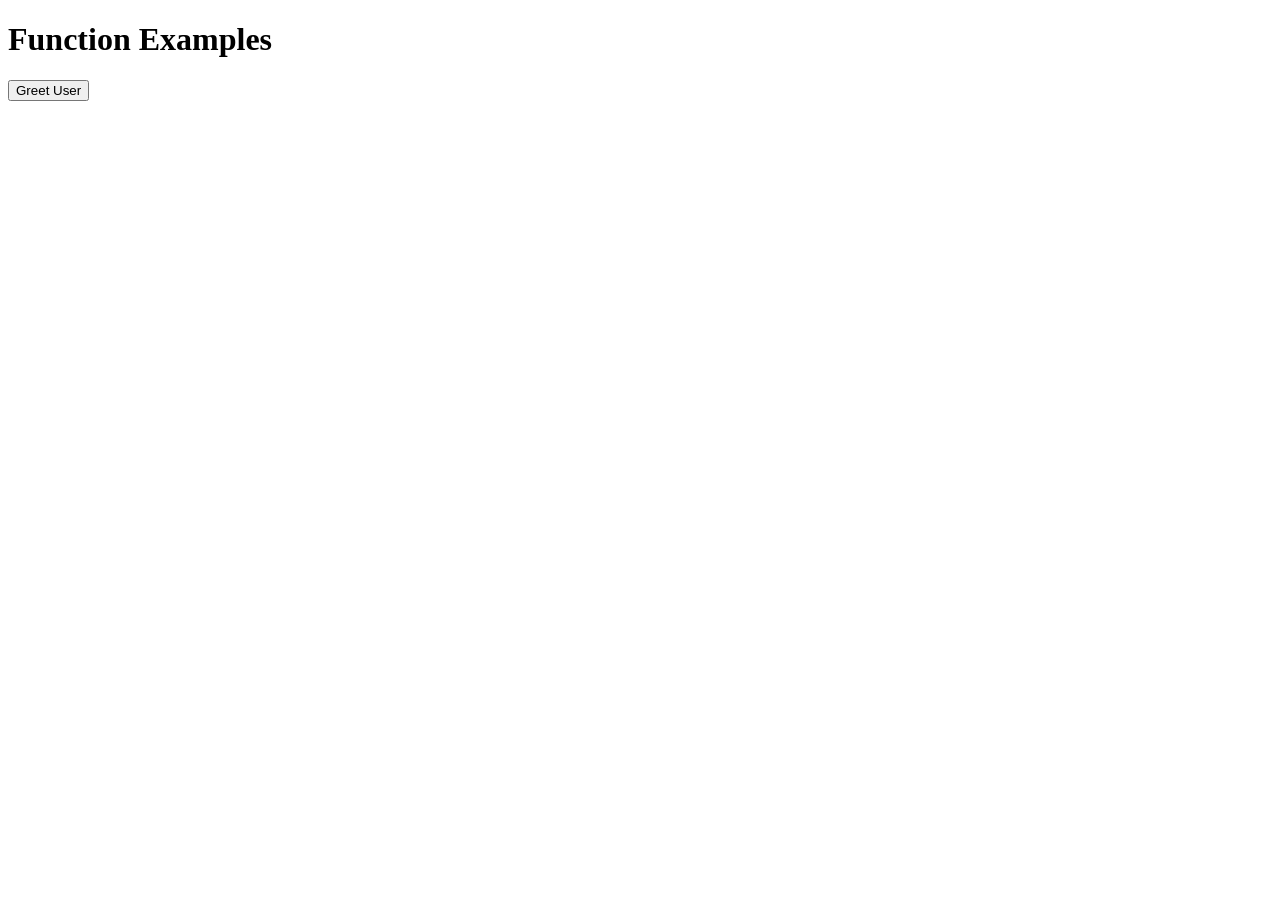
<file: greeting.html>
<!DOCTYPE html>
<html>

<head>
    <title>JavaScript Functions</title>
</head>

<body>
    <h1>Function Examples</h1>
    <button onclick="greetUser()">Greet User</button>

    <div id="functionOutput"></div>

    <script>
        // Basic function 
        function greetUser(taslim) {
            let name = prompt("what is your name?");
            let greeting = `ASSSALAMUALAIKUM, ${name}! Welcome to JavaScript!`;
            document.getElementById('functionOutput').innerHTML = `<p>${greeting}</p>`;
        }
    </script>
</body>

</html>
</file>
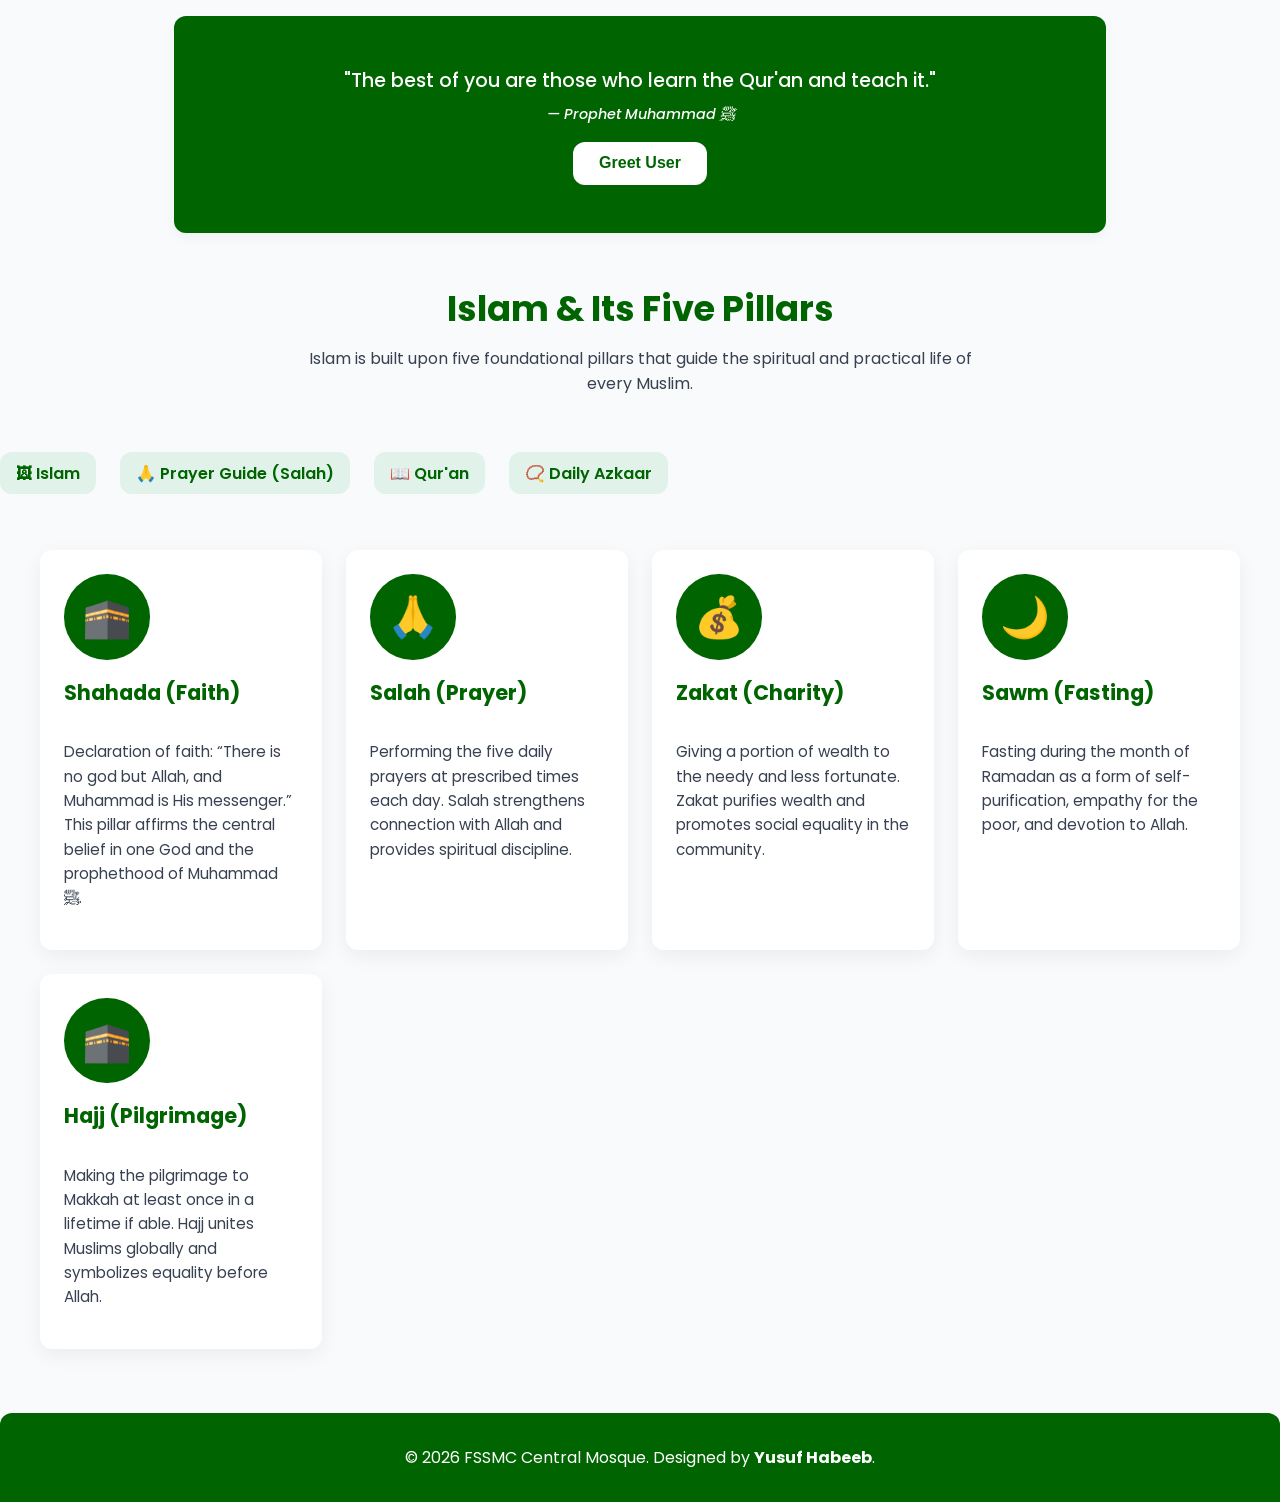
<file: islam.html>
<!DOCTYPE html>
<html lang="en">
<head>
  <meta charset="UTF-8">
  <meta name="viewport" content="width=device-width, initial-scale=1.0">
  <title>Islam & Its Pillars</title>
  <link href="https://fonts.googleapis.com/css2?family=Poppins:wght@300;400;600;700&display=swap" rel="stylesheet">
  <style>
    /* ===== GENERAL STYLES ===== */
    body {
      font-family: 'Poppins', sans-serif;
      margin: 0;
      padding: 0;
      line-height: 1.6;
      background: #f9fafb;
      color: darkgreen;
    }

    h1, h2, h3 { margin: 0; }
    a { text-decoration: none; }

    /* ===== HADITH SECTION ===== */
    .hadith-section {
      background: darkgreen;
      padding: 2rem 1rem;
      text-align: center;
      color: #fff;
      box-shadow: 0 4px 12px rgba(0,0,0,0.05);
      animation: fadeIn 1s ease forwards;
      border-radius: 12px;
      margin: 1rem auto;
      max-width: 900px;
    }

    .hadith-text {
      font-size: 1.2rem;
      font-weight: 500;
      line-height: 1.5;
      margin-bottom: 1rem;
    }

    .hadith-ref {
      display: block;
      font-size: 0.9rem;
      font-style: italic;
      margin-top: 0.5rem;
    }

    .hadith-section button {
      padding: 0.8rem 1.6rem;
      font-size: 1rem;
      font-weight: 600;
      color: darkgreen;
      background: #fff;
      border: none;
      border-radius: 12px;
      cursor: pointer;
      transition: all 0.3s ease;
    }

    .hadith-section button:hover {
      transform: translateY(-2px) scale(1.02);
      box-shadow: 0 6px 15px rgba(0,0,0,0.1);
    }

    #functionOutput {
      margin-top: 1rem;
      font-weight: 600;
      color: #fff;
    }

    /* ===== INTRO SECTION ===== */
    .intro-section {
      text-align: center;
      padding: 2rem 1rem;
      animation: fadeIn 1.2s ease forwards;
    }
    .intro-section h1 {
      font-size: 2.2rem;
      color: darkgreen;
      margin-bottom: 0.5rem;
    }
    .intro-section p {
      font-size: 1rem;
      color: #374151;
      max-width: 700px;
      margin: 0 auto;
    }

    /* ===== NAVIGATION LINKS ===== */
    .nav-links ul {
      list-style: none;
      padding: 0;
      display: inline-flex;
      gap: 1.5rem;
      justify-content: center;
      margin: 2rem 0;
    }

    .nav-links a {
      text-decoration: none;
      font-weight: 600;
      color: darkgreen;
      padding: 0.6rem 1rem;
      border-radius: 12px;
      transition: all 0.3s ease;
      background: #e0f2e9;
    }

    .nav-links a:hover {
      background: darkgreen;
      color: #fff;
      transform: translateY(-2px) scale(1.02);
      box-shadow: 0 6px 15px rgba(0,0,0,0.1);
    }

    /* ===== PILLARS GRID ===== */
    .pillars-section {
      display: grid;
      grid-template-columns: repeat(auto-fit, minmax(280px, 1fr));
      gap: 1.5rem;
      padding: 2rem 1rem;
      max-width: 1200px;
      margin: 0 auto;
    }

    .pillar-card {
      background: #fff;
      border-radius: 12px;
      padding: 1.5rem;
      box-shadow: 0 6px 20px rgba(0,0,0,0.06);
      display: flex;
      flex-direction: column;
      gap: 1rem;
      transition: transform 0.3s, box-shadow 0.3s;
      opacity: 0;
      transform: translateY(20px);
    }

    .pillar-card:hover {
      transform: translateY(-5px);
      box-shadow: 0 10px 25px rgba(0,0,0,0.1);
    }

    .pillar-icon {
      font-size: 2.5rem;
      display: inline-block;
      padding: 0.8rem;
      border-radius: 50%;
      background: darkgreen;
      color: #fff;
      width: 60px;
      height: 60px;
      text-align: center;
      line-height: 60px;
      transition: transform 0.3s, box-shadow 0.3s;
    }

    .pillar-card:hover .pillar-icon {
      transform: scale(1.1);
      box-shadow: 0 6px 12px rgba(99,102,241,0.4);
    }

    .pillar-card h3 {
      color: darkgreen;
      font-size: 1.3rem;
    }

    .pillar-card p {
      color: #374151;
      font-size: 0.95rem;
    }

    /* ===== FOOTER ===== */
    footer {
      background: darkgreen;
      color: #fff;
      padding: 2rem 1rem;
      text-align: center;
      margin-top: 2rem;
      border-radius: 12px 12px 0 0;
    }
    footer a {
      color: #fff;
      margin: 0 0.5rem;
      transition: color 0.3s;
    }
    footer a:hover { color: #d1d5db; }

    /* ===== ANIMATIONS ===== */
    @keyframes fadeIn {
      from { opacity: 0; transform: translateY(20px); }
      to { opacity: 1; transform: translateY(0); }
    }

    @media (max-width: 600px) {
      .pillar-card h3 { font-size: 1.2rem; }
      .pillar-card p { font-size: 0.9rem; }
      .intro-section h1 { font-size: 1.8rem; }
    }
  </style>
</head>
<body>

  <!-- ===== HADITH SECTION ===== -->
  <section class="hadith-section">
    <p class="hadith-text">
      "The best of you are those who learn the Qur'an and teach it." 
      <span class="hadith-ref">— Prophet Muhammad ﷺ</span>
    </p>
    <button onclick="greetUser()">Greet User</button>
    <div id="functionOutput"></div>

    <script>
      function greetUser() {
        const name = prompt("What is your name?");
        if(name) {
          const greeting = `ASSALAMUALAIKUM, ${name}! Welcome to Islam World!`;
          document.getElementById('functionOutput').innerHTML = `<p>${greeting}</p>`;
        }
      }
    </script>
  </section>

  <!-- ===== INTRO ===== -->
  <section class="intro-section">
    <h1>Islam & Its Five Pillars</h1>
    <p>Islam is built upon five foundational pillars that guide the spiritual and practical life of every Muslim.</p>
  </section>

  <!-- ===== NAVIGATION LINKS ===== -->
  <section class="nav-links">
    <ul>
      <li><a href="/islam.html">🖼 Islam</a></li>
         <li><a href="/prophet.html">🙏 Prayer Guide (Salah)</a></li>
      <li><a href="https://quran.com/">📖 Qur'an</a></li>
      <li><a href="https://www.duaandazkar.com/chapter-3-morning-azkar/">📿 Daily Azkaar</a></li>
  </section>

  <!-- ===== PILLARS GRID ===== -->
  <section class="pillars-section">
    <div class="pillar-card">
      <div class="pillar-icon">🕋</div>
      <h3>Shahada (Faith)</h3>
      <p>Declaration of faith: “There is no god but Allah, and Muhammad is His messenger.” This pillar affirms the central belief in one God and the prophethood of Muhammad ﷺ.</p>
    </div>

    <div class="pillar-card">
      <div class="pillar-icon">🙏</div>
      <h3>Salah (Prayer)</h3>
      <p>Performing the five daily prayers at prescribed times each day. Salah strengthens connection with Allah and provides spiritual discipline.</p>
    </div>

    <div class="pillar-card">
      <div class="pillar-icon">💰</div>
      <h3>Zakat (Charity)</h3>
      <p>Giving a portion of wealth to the needy and less fortunate. Zakat purifies wealth and promotes social equality in the community.</p>
    </div>

    <div class="pillar-card">
      <div class="pillar-icon">🌙</div>
      <h3>Sawm (Fasting)</h3>
      <p>Fasting during the month of Ramadan as a form of self-purification, empathy for the poor, and devotion to Allah.</p>
    </div>

    <div class="pillar-card">
      <div class="pillar-icon">🕋</div>
      <h3>Hajj (Pilgrimage)</h3>
      <p>Making the pilgrimage to Makkah at least once in a lifetime if able. Hajj unites Muslims globally and symbolizes equality before Allah.</p>
    </div>
  </section>

  <!-- ===== FOOTER ===== -->
  <footer>
    &copy; <span id="year"></span> FSSMC Central Mosque. Designed by <strong>Yusuf Habeeb</strong>.
  </footer>

  <script>
    // Animate Pillar Cards
    document.addEventListener("DOMContentLoaded", () => {
      const cards = document.querySelectorAll('.pillar-card');
      cards.forEach((card, index) => {
        setTimeout(() => {
          card.style.opacity = '1';
          card.style.transform = 'translateY(0)';
        }, index * 200);
      });

      // Set current year in footer
      document.getElementById('year').textContent = new Date().getFullYear();
    });
  </script>
</body>
</html>
</file>
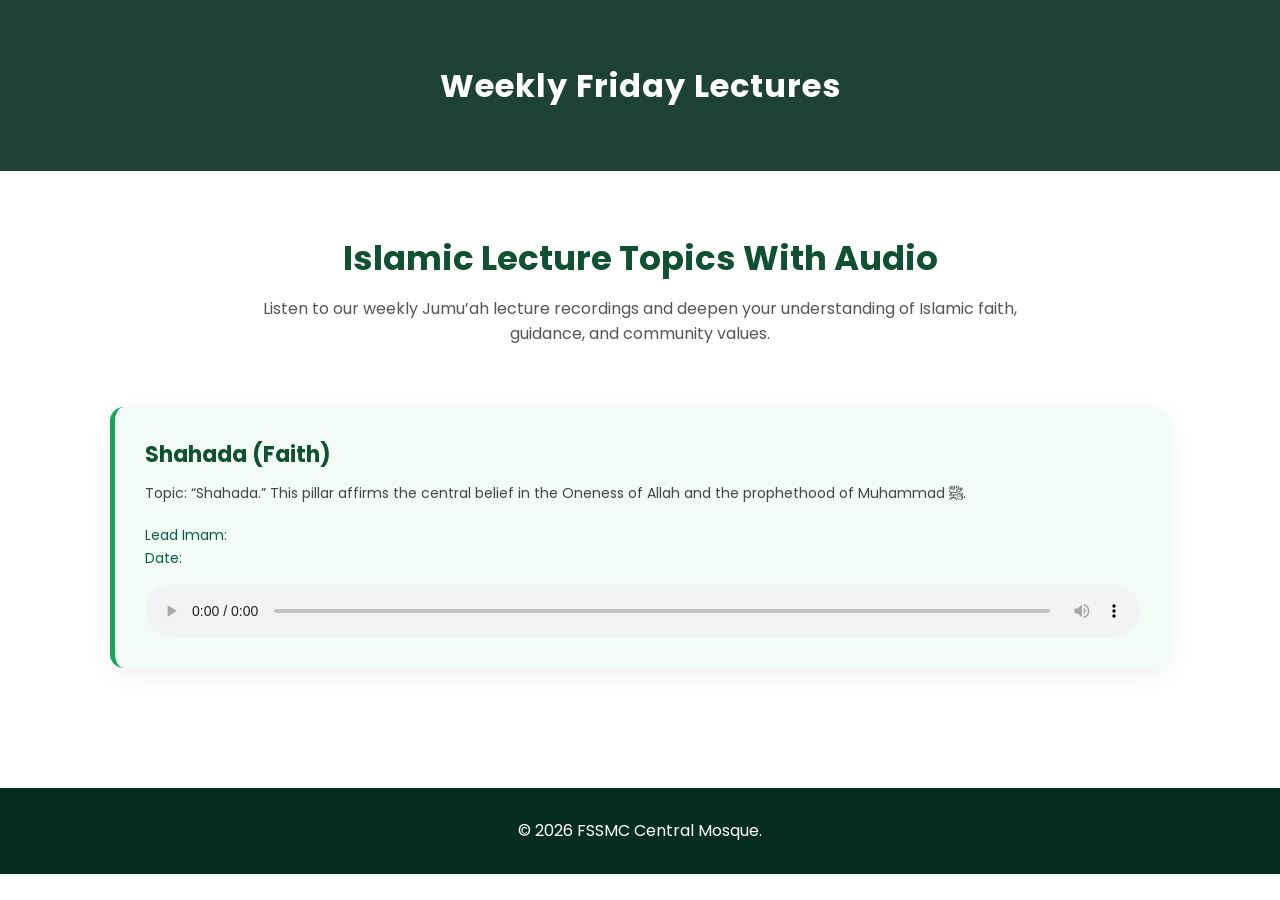
<file: jumuah.html>
<!DOCTYPE html>
<html lang="en">
<head>
<meta charset="UTF-8">
<meta name="viewport" content="width=device-width, initial-scale=1.0">
<title>Friday Lectures | FSSMC Mosque</title>

<link href="https://fonts.googleapis.com/css2?family=Poppins:wght@300;400;600;700&display=swap" rel="stylesheet">

<style>

:root{
--primary:#0f5132;
--dark:#052e1e;
--light:#f3fbf7;
--soft:#e1f5ec;
--accent:#18a558;
}

*{
margin:0;
padding:0;
box-sizing:border-box;
font-family:'Poppins',sans-serif;
}

body{
background:#ffffff;
color:#333;
line-height:1.6;
}

/* HERO / HEADER */

.hadith-section{
background:linear-gradient(rgba(5,46,30,0.9),rgba(5,46,30,0.9));
padding:60px 20px;
text-align:center;
color:white;
}

.hadith-section h2{
font-size:32px;
letter-spacing:1px;
}

/* INTRO */

.intro-section{
text-align:center;
padding:60px 20px 20px 20px;
max-width:800px;
margin:auto;
}

.intro-section h1{
font-size:34px;
color:var(--primary);
margin-bottom:10px;
}

.intro-section p{
color:#555;
}

/* LECTURE GRID */

.pillars-section{
display:grid;
grid-template-columns:repeat(auto-fit,minmax(300px,1fr));
gap:30px;
max-width:1100px;
margin:auto;
padding:40px 20px 80px 20px;
}

/* LECTURE CARD */

.pillar-card{
background:var(--light);
border-radius:14px;
padding:30px;
box-shadow:0 8px 25px rgba(0,0,0,0.06);
border-left:5px solid var(--accent);
transition:0.35s;
opacity:0;
transform:translateY(30px);
}

.pillar-card:hover{
transform:translateY(-8px);
background:var(--soft);
box-shadow:0 12px 30px rgba(0,0,0,0.1);
}

.pillar-card h3{
color:var(--primary);
font-size:22px;
margin-bottom:10px;
}

.pillar-card p{
font-size:14px;
color:#444;
margin-bottom:20px;
}

.lecture-meta{
font-size:14px;
margin-bottom:15px;
color:#065f46;
}

/* AUDIO PLAYER */

.audio-container{
display:flex;
justify-content:center;
}

audio{
width:100%;
border-radius:30px;
outline:none;
}

/* FOOTER */

footer{
background:var(--dark);
color:white;
text-align:center;
padding:30px 20px;
margin-top:40px;
}

footer strong{
color:#7df0b4;
}

/* ANIMATION */

@keyframes fadeUp{
from{
opacity:0;
transform:translateY(30px);
}
to{
opacity:1;
transform:translateY(0);
}
}

@media(max-width:600px){

.intro-section h1{
font-size:26px;
}

.hadith-section h2{
font-size:24px;
}

}

</style>
</head>

<body>

<!-- HEADER -->
<section class="hadith-section">
<h2>Weekly Friday Lectures</h2>
</section>

<!-- INTRO -->
<section class="intro-section">
<h1>Islamic Lecture Topics With Audio</h1>
<p>
Listen to our weekly Jumu’ah lecture recordings and deepen your understanding
of Islamic faith, guidance, and community values.
</p>
</section>

<!-- LECTURE GRID -->
<section class="pillars-section">

<div class="pillar-card">

<h3>Shahada (Faith)</h3>

<p>
Topic: “Shahada.” This pillar affirms the central belief in the Oneness of Allah
and the prophethood of Muhammad ﷺ.
</p>

<div class="lecture-meta">
Lead Imam: <br>
Date:
</div>

<div class="audio-container">
<audio controls>
<source src="" type="audio/mp3">
</audio>
</div>

</div>

</section>

<!-- FOOTER -->
<footer>
&copy; <span id="year"></span> FSSMC Central Mosque. 
</footer>

<script>

document.addEventListener("DOMContentLoaded", () => {

const cards = document.querySelectorAll(".pillar-card");

cards.forEach((card,index)=>{
setTimeout(()=>{
card.style.animation="fadeUp 0.6s ease forwards";
},index*200);
});

document.getElementById("year").textContent=new Date().getFullYear();

});

</script>

</body>
</html>
</file>
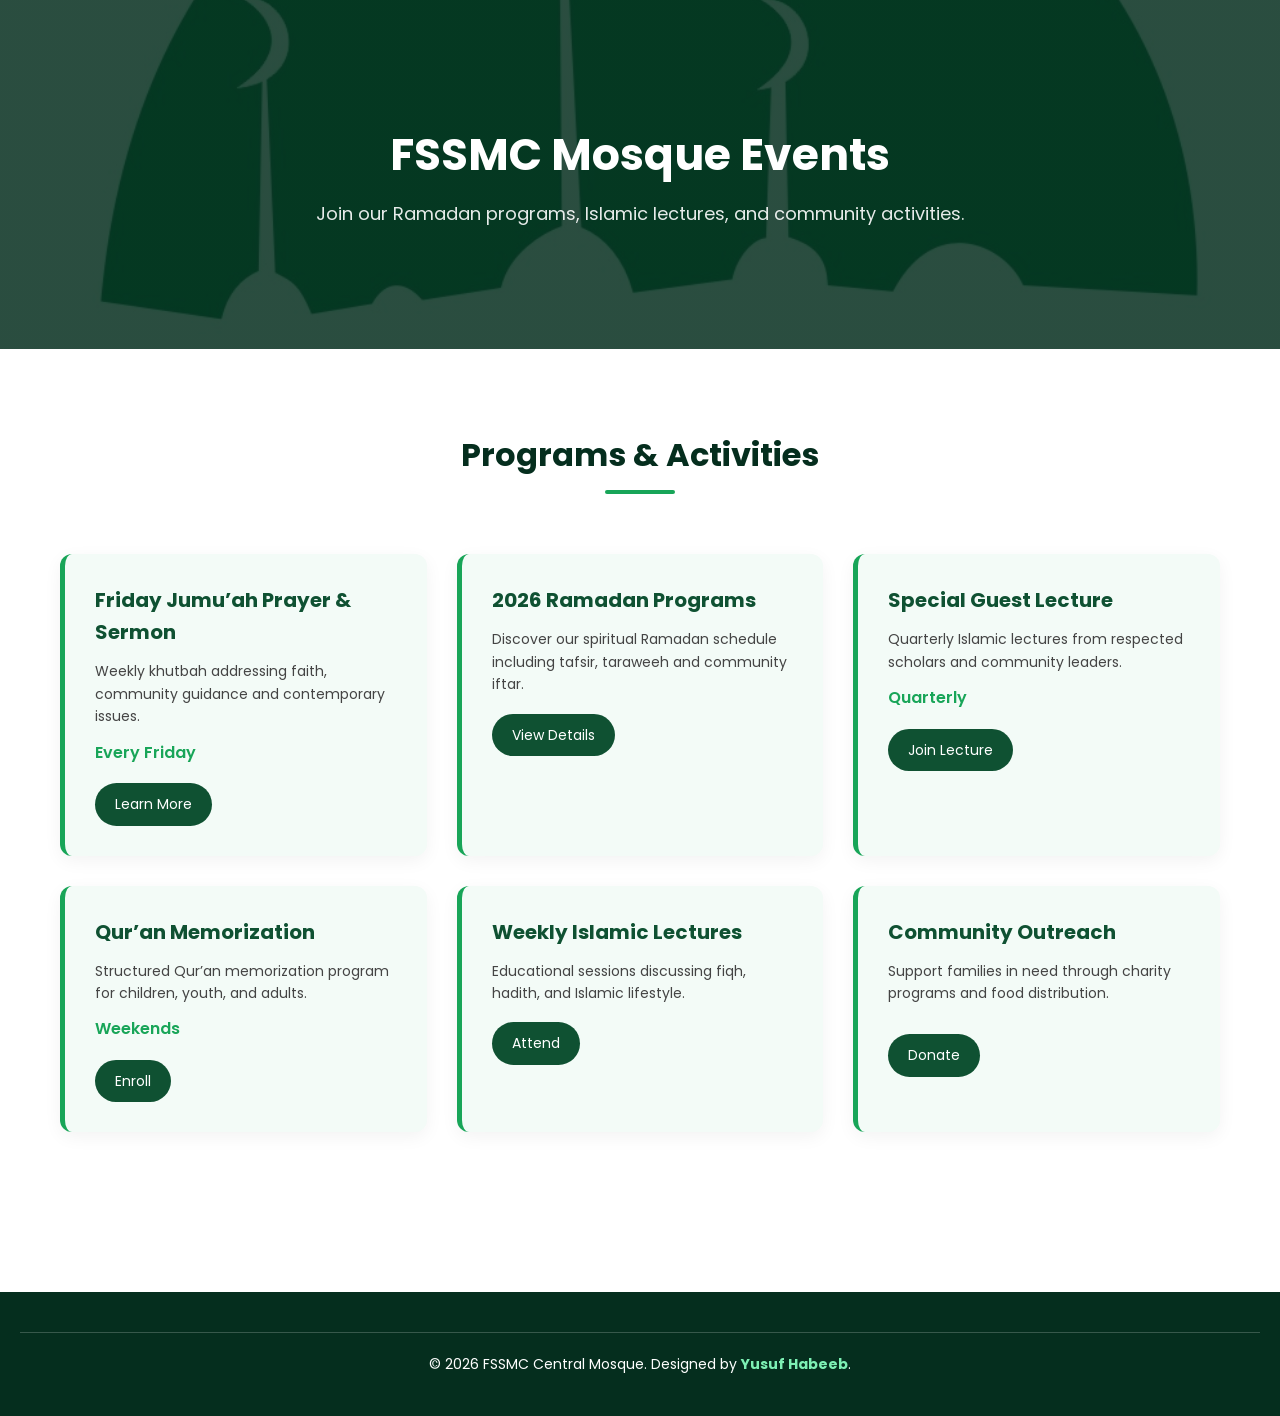
<file: upcoming.html>
<!DOCTYPE html>
<html lang="en">
<head>
<meta charset="UTF-8">
<meta name="viewport" content="width=device-width, initial-scale=1.0">
<title>FSSMC Mosque | Programs</title>

<link href="https://fonts.googleapis.com/css2?family=Poppins:wght@300;400;600;700&display=swap" rel="stylesheet">

<style>

:root{
    --primary:#0f5132;
    --dark:#052e1e;
    --light:#f3fbf7;
    --soft:#dff5ea;
    --accent:#18a558;
}

*{
margin:0;
padding:0;
box-sizing:border-box;
font-family:'Poppins',sans-serif;
}

body{
background:#ffffff;
color:#333;
line-height:1.6;
}

/* HEADER */

header{
background:var(--dark);
padding:18px 70px;
display:flex;
justify-content:space-between;
align-items:center;
position:sticky;
top:0;
z-index:1000;
box-shadow:0 3px 10px rgba(0,0,0,0.1);
}

.logo{
color:white;
font-size:22px;
font-weight:700;
letter-spacing:1px;
}

nav a{
color:white;
text-decoration:none;
margin-left:30px;
font-size:14px;
transition:0.3s;
}

nav a:hover{
color:#7df0b4;
}

/* HERO */

.hero{
background:linear-gradient(rgba(5,46,30,0.85),rgba(5,46,30,0.85)),
url('/img/fsssmc.jpn.jpeg');
background-size:cover;
background-position:center;
color:white;
text-align:center;
padding:120px 20px;
}

.hero h1{
font-size:44px;
font-weight:700;
margin-bottom:10px;
}

.hero p{
font-size:18px;
opacity:0.9;
}

/* EVENTS */

.events{
max-width:1200px;
margin:auto;
padding:80px 20px;
}

.events h2{
text-align:center;
color:var(--dark);
font-size:32px;
margin-bottom:60px;
position:relative;
}

.events h2::after{
content:"";
width:70px;
height:4px;
background:var(--accent);
display:block;
margin:10px auto;
border-radius:3px;
}

/* GRID */

.grid{
display:grid;
grid-template-columns:repeat(auto-fit,minmax(280px,1fr));
gap:30px;
}

/* CARD */

.card{
background:var(--light);
border-radius:12px;
padding:30px;
border-left:5px solid var(--accent);
transition:0.35s;
box-shadow:0 5px 18px rgba(0,0,0,0.05);
}

.card:hover{
background:var(--soft);
transform:translateY(-8px);
box-shadow:0 10px 25px rgba(0,0,0,0.1);
}

.card h3{
color:var(--primary);
margin-bottom:12px;
font-size:20px;
}

.card p{
font-size:14px;
color:#444;
}

.date{
margin-top:12px;
font-weight:600;
color:var(--accent);
}

/* BUTTON */

.btn{
display:inline-block;
margin-top:18px;
padding:10px 20px;
background:var(--primary);
color:white;
text-decoration:none;
border-radius:30px;
font-size:14px;
transition:0.3s;
}

.btn:hover{
background:var(--accent);
}

/* FOOTER */

footer{
background:var(--dark);
color:white;
padding:40px 20px;
margin-top:80px;
}

.footer-bottom{
text-align:center;
font-size:14px;
border-top:1px solid rgba(255,255,255,0.2);
padding-top:20px;
}

.footer-bottom strong{
color:#7df0b4;
}

/* MOBILE */

@media(max-width:768px){

.hero h1{
font-size:32px;
}

header{
padding:15px 25px;
}

nav a{
margin-left:15px;
font-size:13px;
}

}

</style>
</head>

<body>

<!-- HERO -->
<section class="hero">
<h1>FSSMC Mosque Events</h1>
<p>Join our Ramadan programs, Islamic lectures, and community activities.</p>
</section>

<!-- EVENTS -->
<section class="events">

<h2>Programs & Activities</h2>

<div class="grid">

<div class="card">
<h3>Friday Jumu’ah Prayer & Sermon</h3>
<p>Weekly khutbah addressing faith, community guidance and contemporary issues.</p>
<div class="date">Every Friday</div>
<a href="/jumuah.html" class="btn">Learn More</a>
</div>

<div class="card">
<h3>2026 Ramadan Programs</h3>
<p>Discover our spiritual Ramadan schedule including tafsir, taraweeh and community iftar.</p>
<a href="/event.html" class="btn">View Details</a>
</div>

<div class="card">
<h3>Special Guest Lecture</h3>
<p>Quarterly Islamic lectures from respected scholars and community leaders.</p>
<div class="date">Quarterly</div>
<a href="/lecture.html" class="btn">Join Lecture</a>
</div>

<div class="card">
<h3>Qur’an Memorization</h3>
<p>Structured Qur’an memorization program for children, youth, and adults.</p>
<div class="date">Weekends</div>
<a href="/memorization.html" class="btn">Enroll</a>
</div>

<div class="card">
<h3>Weekly Islamic Lectures</h3>
<p>Educational sessions discussing fiqh, hadith, and Islamic lifestyle.</p>
<a href="/weekly.html" class="btn">Attend</a>
</div>

<div class="card">
<h3> Community Outreach</h3>
<p>Support families in need through charity programs and food distribution.</p>
<div class="date"></div>
<a href="/outdonate.html" class="btn">Donate</a>
</div>

</div>
</section>

<!-- FOOTER -->
<footer>

<div class="footer-bottom">
&copy; <span id="year"></span> FSSMC Central Mosque. Designed by <strong>Yusuf Habeeb</strong>.
</div>

</footer>

<script>
document.getElementById("year").textContent = new Date().getFullYear();
</script>

</body>
</html>
</file>
<file: css/fssmc.css>
* {
  box-sizing: border-box;
  margin: 0;
  padding: 0;
  scroll-behavior: smooth;
}

body {
  font-family: 'Segoe UI', Tahoma, Geneva, Verdana, sans-serif;
  line-height: 1.6;
  color: #333;
  background-color: #f0fff0;
}

body {
  background: #006400;
  font-family: Arial, Helvetica, sans-serif;
  line-height: 1.6;
  color: #000;
  text-align: left;
}

img {
  width: 10%;
  height: 99px;
  object-fit: cover;
  border-radius: var(--radius);
  border-image: round;
}

.hero {
  position: relative;
  height: 100vh;
  background: linear-gradient(rgba(0, 0, 0, 0.45), rgba(0, 0, 0, 0.45)),
    url('/img/pic.jpn.jpeg') center/cover no-repeat;
  color: #fff;
  display: flex;
  justify-content: center;
  align-items: center;
  text-align: center;
  padding: 2px;
  overflow: hidden;
}

.hero-overlay {
  position: absolute;
  inset: 0;
  background: rgba(0, 0, 0, 0.45);
  z-index: 1;
}

.hero-content {
  position: relative;
  z-index: 2;
  max-width: 5000px;
  margin: auto;
}



.ramadan-greeting {
  font-size: clamp(1.8rem, 4vw, 2.6rem);
  font-weight: 700;
  color: #f4d03f;
  letter-spacing: 1px;
  margin-bottom: 0.8rem;
  text-shadow: 0 0 12px rgba(244, 208, 63, 0.35);
}

.hero-subtitle {
  font-size: clamp(1.2rem, 3vw, 1.6rem);
  font-weight: 500;
  color: #eafaf1;
  margin-bottom: 1.5rem;
}

h2:not(.ramadan-greeting):not(.hero-subtitle) {
  font-size: 1.8rem;
  margin-bottom: 0.6rem;
}

p {
  font-size: 1.05rem;
  line-height: 1.7;
  color: #d5f5e3;
  margin-bottom: 1.5rem;
}

.arabic {
  background: rgba(255, 255, 255, 0.08);
  border-right: 4px solid #f4d03f;
  padding: 1rem 1.2rem;
  border-radius: 12px;
  margin-bottom: 2rem;
}

.arabic h3 {
  font-family: "Amiri", serif;
  font-size: 1.5rem;
  color: #f9e79f;
  margin-bottom: 0.5rem;
}

.arabic p {
  font-family: "Amiri", serif;
  font-size: 1.25rem;
  color: #ffffff;
  direction: rtl;
  line-height: 1.8;
}

.home-buttons {
  display: flex;
  flex-direction: column;
  align-items: center;
  gap: 15px;
}

.btn.primary {
  padding: 12px 25px;
  border-radius: 30px;
  background: #f4d03f;
  color: #000;
  font-weight: 600;
  text-decoration: none;
  transition: all 0.3s ease;
}

.btn.primary:hover {
  background: #ffdd55;
  transform: translateY(-2px);
}

.logo-wrapper {
  display: flex;
  flex-direction: column;
  align-items: center;
  gap: 0.5rem;
  font-family: 'Segoe UI', Tahoma, Geneva, Verdana, sans-serif;
}

.logo-circle {
  width: 500px;
  height: 100px;
  border-radius: 50%;
  overflow: hidden;
  border: darkgreen; 
  display: flex;
  justify-content: center;
  align-items: center;
  box-shadow: darkgreen;
  transition: transform 0.3s ease, box-shadow 0.3s ease, border-color 0.3s ease;
  background: linear-gradient(135deg, #a8dadc, #457b9d); /* fallback if image missing */
}

.logo-img {
  width: 90%;
  height: 90%;
  object-fit: cover;
  border-radius: 50%;
  transition: transform 0.3s ease;
}

.logo-circle:hover {
  transform: scale(1.05) rotate(3deg);
  box-shadow: 0 12px 25px rgba(0, 0, 0, 0.3);
  border-color: #f1faee;
}

.logo-circle:hover .logo-img {
  transform: scale(1.1);
}

.logo-text {
  font-size: 1.2rem;
  font-weight: 600;
  color: #006400; 
  text-align: center;
  transition: color 0.3s ease;
}
.logo-text:hover {
  color: darkgreen; 
}
nav {
  background: #006400;
  padding: 15px 20px;
  position: sticky;
  top: 0;
  z-index: 1000;
  display: flex;
  justify-content: space-between;
  align-items: center;
}

.nav-brand {
  font-size: 1.5rem;
  font-weight: bold;
  color: #fff;
}

.nav-links {
  list-style: none;
  display: flex;
  gap: 25px;
}

.nav-links a {
  color: #fff;
  font-weight: bold;
  padding: 5px 0;
  position: relative;
  transition: color 0.3s;
}

.nav-links a::after {
  content: '';
  position: absolute;
  width: 0;
  height: 2px;
  background: #ffcc00;
  left: 0;
  bottom: -4px;
  transition: 0.3s;
}

.nav-links a:hover,
.nav-links a.active {
  color: #ffcc00;
}

.nav-links a:hover::after,
.nav-links a.active::after {
  width: 100%;
}

.menu-toggle {
  display: none;
  font-size: 1.8rem;
  color: #fff;
  cursor: pointer;
}

@media(max-width:768px) {
  .menu-toggle {
    display: block;
  }

  .nav-links {
    flex-direction: column;
    position: absolute;
    top: 65px;
    left: 0;
    width: 100%;
    background: #006400;
    display: none;
  }

  .nav-links.show {
    display: flex;
  }

  .nav-links li {
    margin: 15px 0;
    text-align: center;
  }
}

.section {
  display: none;
  padding: 3rem 1.5rem;
  text-align: center;
  min-height: 80vh;
  background: #eafaf1;
  margin: 20px auto;
  max-width: 900px;
  border-radius: 10px;
  box-shadow: 0 4px 12px rgba(0, 0, 0, 0.1);
  opacity: 0;
  transform: translateY(20px);
  transition: opacity 0.6s, transform 0.6s;
}

.section.active {
  display: block;
  opacity: 1;
  transform: translateY(0);
}

h2 {
  color: #0b5d3b;
  font-size: 2.2rem;
  margin-bottom: 20px;
}

h3 {
  margin-top: 20px;
  font-size: 1.5rem;
}

p,
li {
  margin-top: 10px;
}

#home {
  position: relative;
  min-height: 100vh;
  background: linear-gradient(135deg, #0f3d2e, #145a32);
  color: #ffffff;
  display: flex;
  flex-direction: column;
  justify-content: center;
  padding: 80px 20px 40px;
  overflow: hidden;
}

#home .overlay {
  position: absolute;
  inset: 0;
  background: rgba(0, 0, 0, 0.45);
  z-index: 1;
}

.home-content {
  position: relative;
  z-index: 2;
  max-width: 900px;
  margin: 0 auto;
  text-align: center;
  animation: fadeUp 1.2s ease;
}

.home-content h1 {
  font-size: 3rem;
  margin-bottom: 15px;
  font-weight: 700;
}

.home-content p {
  font-size: 1.2rem;
  opacity: 0.95;
  max-width: 700px;
  margin: 0 auto 30px;
}

.home-buttons {
  margin-bottom: 35px;
}

.btn {
  display: inline-block;
  padding: 14px 30px;
  border-radius: 30px;
  text-decoration: none;
  font-weight: 600;
  margin: 8px;
  transition: all 0.3s ease;
}

.btn.primary {
  background: #f4c430;
  color: #000;
}

.btn.primary:hover {
  background: #ffdd55;
}

.btn.secondary {
  border: 2px solid #ffffff;
  color: #ffffff;
}

.btn.secondary:hover {
  background: #ffffff;
  color: #000;
}

.quick-info {
  display: flex;
  justify-content: center;
  gap: 25px;
  margin-bottom: 30px;
  flex-wrap: wrap;
}

.quick-info div {
  background: rgba(255, 255, 255, 0.12);
  padding: 15px 20px;
  border-radius: 16px;
  backdrop-filter: blur(6px);
  min-width: 140px;
}

.quick-info span {
  font-size: 1.6rem;
  display: block;
  margin-bottom: 6px;
}

.quick-info small {
  font-size: 0.95rem;
}

.lang-toggle {
  margin-top: 15px;
  background: transparent;
  border: 2px solid #ffffff;
  color: #ffffff;
  padding: 8px 18px;
  border-radius: 20px;
  cursor: pointer;
  transition: 0.3s;
}

.lang-toggle:hover {
  background: #ffffff;
  color: #000;
}

.ticker-container {
  width: 100%;
  overflow: hidden;
  background: #f3f4f6;
  border-radius: 5px;
  padding: 0.5rem 0;
}

.ticker-content {
  display: inline-block;
  white-space: nowrap;
  padding-left: 100%;
  animation: slide-ticker 60s linear infinite;
  font-size: 1.3rem;
  font-weight: 600;
  color: darkgreen;
}

@keyframes slide-ticker {
  0% {
    transform: translateX(0);
  }

  100% {
    transform: translateX(-100%);
  }
}

@media (max-width: 768px) {
  .ticker-content {
    font-size: 1rem;
    padding-left: 150%;
  }
}

.ayah-slider {
  position: relative;
  z-index: 2;
  max-width: 900px;
  margin: 40px auto 0;
  padding: 30px 25px;
  background: rgba(0, 0, 0, 0.35);
  border-radius: 20px;
  backdrop-filter: blur(8px);
  text-align: center;
}

.ayah-slide {
  display: none;
  animation: fadeSlide 1s ease;
}

.ayah-slide.active {
  display: block;
}

.ayah-ar {
  font-size: 1.9rem;
  line-height: 1.8;
  margin-bottom: 15px;
  font-family: "Amiri", serif;
}

.ayah-en {
  font-size: 1.05rem;
  opacity: 0.95;
}

.ayah-ref {
  display: block;
  margin-top: 10px;
  font-size: 0.85rem;
  opacity: 0.8;
}
.ayah-controls button {
  background: transparent;
  border: 2px solid #ffffff;
  color: #ffffff;
  width: 42px;
  height: 42px;
  border-radius: 50%;
  cursor: pointer;
  font-size: 1.2rem;
  margin: 0 10px;
  transition: 0.3s;
}

.ayah-controls button:hover {
  background: #ffffff;
  color: #000;
}

@keyframes fadeUp {
  from {
    opacity: 0;
    transform: translateY(40px);
  }

  to {
    opacity: 1;
    transform: translateY(0);
  }
}

@keyframes fadeSlide {
  from {
    opacity: 0;
    transform: translateY(15px);
  }

  to {
    opacity: 1;
    transform: translateY(0);
  }
}

.event-link {
  display: inline-block;
  padding: 14px 36px;
  background: #0f9d58;
  color: #ffffff;
  font-weight: 700;
  font-size: 1.05rem;
  text-decoration: none;
  border-radius: 30px;
  box-shadow: 0 6px 16px rgba(0, 0, 0, 0.2);
  transition: all 0.35s ease;
  position: relative;
  overflow: hidden;
}
.event-link:hover {
  background: #00b050;
  box-shadow: 0 10px 25px rgba(0, 0, 0, 0.35), 0 0 12px #00b050;
  transform: translateY(-3px);
}

.event-link::after {
  content: "→";
  margin-left: 8px;
  transition: margin-left 0.3s ease;
}

.event-link:hover::after {
  margin-left: 14px;
}

@media (max-width: 768px) {
  .event-link {
    padding: 12px 28px;
    font-size: 0.95rem;
  }
}

.pillars-link {
  display: inline-block;
  padding: 14px 36px;
  background: #006400;
  color: #ffffff;
  font-weight: 700;
  font-size: 1.05rem;
  text-decoration: none;
  border-radius: 30px;
  box-shadow: 0 6px 16px rgba(0, 0, 0, 0.25);
  transition: all 0.35s ease;
  position: relative;
  overflow: hidden;
}

.pillars-link:hover {
  background: #008000;
  transform: translateY(-3px);
  box-shadow: 0 10px 25px rgba(0, 0, 0, 0.35);
}

.pillars-link::after {
  content: "→";
  margin-left: 8px;
  transition: margin-left 0.3s ease;
}

.pillars-link:hover::after {
  margin-left: 14px;
}

@media (max-width: 768px) {
  .pillars-link {
    padding: 12px 28px;
    font-size: 0.95rem;
  }
}

.logo-badge {
  display: flex;
  align-items: center;
  gap: 20px;            
  cursor: pointer;
  transition: transform 0.3s ease;
}

.logo-badge:hover {
  transform: scale(1.1);
}

.logo-circle {
  width: 80px;           
  height: 80px;
  background: #064420;  
  border-radius: 50%;
  display: flex;
  align-items: center;
  justify-content: center;
  box-shadow: 0 0 15px rgba(6,68,32,0.5); 
  transition: box-shadow 0.3s ease, background 0.3s ease;
}

.logo-badge:hover .logo-circle {
  box-shadow: 0 0 25px rgba(11,122,43,0.7);
  background: #0b7a2b;
}

.logo-img {
  width: 55px;         
  height: 55px;
  object-fit: contain;
  border-radius: 50%;
}
.logo-text {
  font-family: 'Poppins', sans-serif;
  font-weight: 800;
  font-size: 2rem;       
  color: #064420;         
  text-shadow: 1px 1px 2px rgba(0,64,32,0.4);
  transition: color 0.3s ease;
}

.logo-badge:hover .logo-text {
  color: #064420;        
}
#about.section {
  padding: 60px 20px;
  background: #f5fff7;
  color: #06563f;
  font-family: 'Arial', sans-serif;
  text-align: center;
}

.about-container {
  max-width: 900px;
  margin: auto;
  display: flex;
  flex-direction: column;
  gap: 25px;
}

#about h2 {
  font-size: 2rem;
  color: #0b5d3b;
  margin-bottom: 15px;
}

#about p {
  font-size: 1rem;
  line-height: 1.7;
  margin-bottom: 15px;
  color: #043927;
}

#about .arabic h3 {
  font-size: 1.3rem;
  color: #0b5d3b;
  margin-top: 15px;
}

#about .arabic p {
  font-size: 1rem;
  line-height: 1.6;
  color: #06563f;
}

.dropdown {
  background: #eafaf1;
  border-left: 5px solid #0b5d3b;
  border-radius: 12px;
  overflow: hidden;
  box-shadow: 0 4px 12px rgba(0, 0, 0, 0.1);
}

.dropdown-btn {
  width: 100%;
  padding: 18px 20px;
  font-size: 1.1rem;
  color: #0b5d3b;
  font-weight: bold;
  background: #d4f0df;
  border: none;
  cursor: pointer;
  text-align: left;
  display: flex;
  justify-content: space-between;
  align-items: center;
  transition: background 0.3s;
  border-radius: 0;
}
.dropdown-btn:hover {
  background: #c1e6cb;
}
.dropdown-btn::after {
  content: "▼";
  transition: transform 0.3s;
}

.dropdown.active .dropdown-btn::after {
  transform: rotate(-180deg);
}

.dropdown-menu {
  list-style: none;
  padding: 20px;
  display: none;
  text-align: left;
  animation: fadeDown 0.3s ease forwards;
}

.dropdown-menu li {
  margin-bottom: 15px;
  font-size: 0.95rem;
  line-height: 1.6;
  color: #06563f;
}

.dropdown-menu li strong {
  display: block;
  color: #0b5d3b;
  margin-bottom: 6px;
}

@keyframes fadeDown {
  from {
    opacity: 0;
    transform: translateY(-10px);
  }

  to {
    opacity: 1;
    transform: translateY(0);
  }
}
/* About Section General */
.section{
  padding:60px 20px;
  font-family:Segoe UI, sans-serif;
  background:#f6f8f7;
}

.section h1{
  text-align:center;
  color:#0b6b3a;
  margin-bottom:40px;
}

/* Vision / Mission / Core Value Cards */
.vmc-container{
  display:flex;
  flex-wrap:wrap;
  gap:20px;
  margin-bottom:40px;
}

.vmc-card{
  flex:1 1 300px;
  background:white;
  padding:25px;
  border-radius:10px;
  box-shadow:0 5px 15px rgba(0,0,0,0.08);
}

.vmc-card h3{
  color:#0b6b3a;
}

/* Blocks */
.about-block{
  margin-top:40px;
}

/* Executive Table */
.masjid-table{
  width:100%;
  border-collapse:collapse;
  background:white;
  margin-top:20px;
}

.masjid-table th{
  background:#0b6b3a;
  color:white;
  padding:12px;
}

.masjid-table td{
  padding:10px;
  border-bottom:1px solid #ddd;
}

/* Accordion */
.accordion-header{
  width:100%;
  padding:15px;
  background:#0b6b3a;
  color:white;
  border:none;
  text-align:left;
  font-size:18px;
  cursor:pointer;
  margin-top:10px;
  border-radius:6px;
  position: relative;
}

.accordion-header::after{
  content:"▼";
  position: absolute;
  right:20px;
  font-size:18px;
  transition: transform 0.3s ease;
}

.accordion-item.active .accordion-header::after{
  transform: rotate(-180deg);
}

.accordion-content{
  max-height:0;
  overflow:hidden;
  transition:max-height 0.4s ease;
  background:white;
  padding:0 20px;
  margin-bottom:10px;
}

.accordion-item.active .accordion-content{
  max-height:500px;
  padding:10px 20px;
}

/* Remove bullets & add checkmark */
.accordion-content ul{
  list-style:none;
  padding-left:0;
  margin-left:0;
}

.accordion-content ul li::before{
  color:#0b6b3a;
  display:inline-block;
  width:20px;
  margin-right:8px;
}



/* ===============================
   PRAYER SECTION STYLE
================================ */
.prayer-section {
  padding: 60px 20px;
  background: #f4f8f6;
  max-width: 1100px;
  margin: auto;
  font-family: "Poppins", sans-serif;
}

/* HEADER */
.prayer-header {
  text-align: center;
  margin-bottom: 25px;
}

.prayer-header h2 {
  font-size: 32px;
  color: #0b3d2e;
  margin-bottom: 6px;
}

.prayer-header p {
  font-size: 16px;
  color: #155d47;
}

/* WORSHIP LIST */
.worship-list {
  list-style: none;
  padding: 0;
  margin: 20px auto 30px;
  max-width: 600px;
}

.worship-list li {
  background: #ffffff;
  padding: 12px 16px;
  margin-bottom: 8px;
  border-left: 5px solid #0b3d2e;
  border-radius: 8px;
  color: #0b3d2e;
}

/* NEXT PRAYER CARD */
.next-prayer-card {
  background: #0b3d2e;
  color: #ffffff;
  padding: 20px;
  text-align: center;
  border-radius: 16px;
  margin: 30px auto;
  max-width: 360px;
}

#nextCountdown {
  font-size: 22px;
  font-weight: bold;
  margin-top: 8px;
}

/* PRAYER TIMES CARD */
.prayer-card {
  margin: 30px auto;
  max-width: 500px;
  background: #ffffff;
  border-radius: 16px;
  padding: 24px;
  box-shadow: 0 12px 30px rgba(0,0,0,0.12);
}

.prayer-card h3 {
  text-align: center;
  margin-bottom: 16px;
  color: #0b3d2e;
}

/* PRAYER TABLE */
.prayer-table {
  width: 100%;
  border-collapse: collapse;
}

.prayer-table th {
  background: #0b3d2e;
  color: #fff;
  padding: 12px;
  font-size: 14px;
}

.prayer-table td {
  padding: 12px;
  border-bottom: 1px solid #e1ece7;
  font-size: 15px;
  color: #0b3d2e;
}

.prayer-table tr.active {
  background: #e6f2ee;
  font-weight: bold;
}

.jumuah-row {
  background: #0b3d2e;
  color: #fff;
  font-weight: bold;
}

/* HADITH CARD */
.hadith-card {
  margin: 30px auto 0;
  max-width: 500px;
  background: #ffffff;
  border-radius: 12px;
  padding: 20px;
  text-align: center;
  box-shadow: 0 10px 25px rgba(0,0,0,0.1);
}

.hadith-card .arabic {
  font-size: 20px;
  color: #0b3d2e;
  margin-bottom: 10px;
}

.hadith-card .english {
  font-size: 14px;
  color: #155d47;
}

/* MOBILE */
@media (max-width: 600px) {
  .prayer-header h2 { font-size: 28px; }
  .prayer-card, .next-prayer-card, .hadith-card { padding: 18px; }
}
.projects {
    display: flex;
    gap: 20px;
    flex-wrap: wrap;
}

.card {
    flex: 1 1 280px;
    background: #f5fff7;
    padding: 20px;
    border-left: 5px solid #0f9d58;
    border-radius: 10px;
}

 .faq-section {
            max-width: 100%;
            margin: 50px 0;
            padding: 0 20px;
        }

        .faq-section h2 {
            text-align: center;
            color: #0f3d2e;
            margin-bottom: 30px;
            font-size: 28px;
        }

        .faq-grid {
            display: grid;
            grid-template-columns: 1fr;
            gap: 15px;
        }

        .faq-item {
            border-radius: 10px;
            overflow: hidden;
            box-shadow: 0 4px 12px rgba(0, 0, 0, 0.05);
        }

        .faq-question {
            width: 100%;
            text-align: left;
            padding: 18px 20px;
            font-size: 1.1rem;
            font-weight: 600;
            border: none;
            background: rgb(156, 190, 106);
            cursor: pointer;
            outline: none;
            transition: background 0.3s;
        }

        .faq-question:hover {
            background: #d1f5e3;
        }

        .faq-answer {
            padding: 0 20px 18px 20px;
            display: none;
            background: #fff;
            font-size: 0.95rem;
            line-height: 1.5;
            overflow: hidden;
            transition: max-height 0.3s ease;
        }

        .faq-answer ul {
            padding-left: 20px;
        }

        .faq-answer ul li {
            margin-bottom: 8px;
        }
/* =========================
   RESPONSIVE
========================= */
@media(max-width:768px) {
  #about h2 {
    font-size: 1.8rem;
  }

  #about p,
  .dropdown-menu li,
  #about .arabic p {
    font-size: 0.95rem;
  }

  .dropdown-btn {
    font-size: 1rem;
    padding: 15px 18px;
  }
}

@media(max-width:480px) {
  #about h2 {
    font-size: 1.6rem;
  }

  .dropdown-btn {
    font-size: 0.95rem;
    padding: 12px 15px;
  }

  .dropdown-menu li {
    font-size: 0.9rem;
  }
}
.prayer-section{
  min-height:100vh;
  display:flex;
  justify-content:center;
  align-items:center;
  background:linear-gradient(135deg,#06251c,#0b3d2e);
  padding:20px;
  font-family: 'Segoe UI', sans-serif;
}
.prayer-widget{
  width:100%;
  max-width:500px;
  background:rgba(255,255,255,0.05);
  backdrop-filter:blur(15px);
  border-radius:25px;
  padding:35px;
  color:white;
  box-shadow:0 30px 60px rgba(0,0,0,0.4);
  border:1px solid rgba(255,255,255,0.1);
}
.widget-header{
  text-align:center;
  margin-bottom:25px;
}

.widget-header h2{
  margin:0;
  font-size:24px;
  letter-spacing:1px;
}

.date-widget{
  margin-top:8px;
  font-size:14px;
  opacity:0.85;
}
.next-prayer-card{
  background:linear-gradient(135deg,#145c43,#1fa37c);
  padding:25px;
  border-radius:20px;
  text-align:center;
  margin-bottom:25px;
  box-shadow:0 15px 30px rgba(0,0,0,0.3);
}

.next-prayer-card p{
  margin:0;
  font-size:14px;
  letter-spacing:1px;
  text-transform:uppercase;
  opacity:0.9;
}

.next-prayer-card h3{
  margin:10px 0;
  font-size:28px;
}

.countdown{
  font-size:34px;
  font-weight:bold;
  letter-spacing:2px;
}

/* MINI PRAYERS GRID */
.mini-prayer-display{
  display:grid;
  grid-template-columns:repeat(5,1fr);
  gap:12px;
}

.prayer-box{
  background:white;
  color:#0b3d2e;
  text-align:center;
  padding:15px 5px;
  border-radius:15px;
  font-weight:bold;
  transition:0.3s;
  box-shadow:0 8px 20px rgba(0,0,0,0.2);
}

.prayer-box span{
  display:block;
  font-size:13px;
  opacity:0.7;
}

.prayer-box.active{
  background:#1fa37c;
  color:white;
  transform:translateY(-5px);
}

.prayer-times-container{
    display: flex;
    justify-content: center;   
    align-items: center;     
    padding: 60px 20px;
}

.prayer-times-wrapper{
    width: 100%;
    max-width: 1100px;
    margin: 0 auto;           
    display: flex;
    justify-content: center;
}
.prayer-widget{
    margin: 0 auto;
}

/* RESPONSIVE */
@media(max-width:600px){
  .mini-prayer-display{
    grid-template-columns:repeat(3,1fr);
  }
}

#programs.section {
  padding: 60px 20px;
  background: #eafaf1;
  color: white;
  font-family: 'Arial', sans-serif;
  text-align: center;
}

#programs h2 {
  font-size: 2.2rem;
  color: #0b5d3b;
  margin-bottom: 15px;
  font-weight: 700;
}

#programs p {
  font-size: 1rem;
  color: #06563f;
  margin-bottom: 40px;
  line-height: 1.6;
}
.program-cards {
  display: flex;
  flex-wrap: wrap;
  gap: 20px;
  justify-content: center;
  margin-top: 20px;
}
.program-cards .card {
  background: white;
  color: #eafaf1;
  border-radius: 12px;
  padding: 25px 20px;
  width: 280px;
  box-shadow: 0 6px 15px rgba(0, 0, 0, 0.15);
  transition: transform 0.3s, box-shadow 0.3s, background 0.3s;
  display: flex;
  flex-direction: column;
  align-items: center;
  text-align: center;
}

.program-cards .card:hover {
  transform: translateY(-6px);
  box-shadow: 0 10px 25px rgba(0, 0, 0, 0.25);

}
.program-cards .card .card-icon {
  font-size: 2.2rem;
  margin-bottom: 15px;
}
.program-cards .card h3 {
  font-size: 1.25rem;
  margin-bottom: 12px;
  font-weight: 700;
  color: #eafaf1;
}
.program-cards .card p {
  font-size: 0.95rem;
  color: #d5f5e3;
  line-height: 1.5;
}
@media(max-width:768px) {
  #programs h2 {
    font-size: 1.8rem;
  }

  #programs p {
    font-size: 0.95rem;
  }

  .program-cards .card {
    width: 45%;
    padding: 20px 15px;
  }
}

@media(max-width:480px) {
  .program-cards .card {
    width: 100%;
    padding: 18px 12px;
  }

  #programs h2 {
    font-size: 1.5rem;
  }

  #programs p {
    font-size: 0.9rem;
  }

  .program-cards .card h3 {
    font-size: 1.1rem;
  }

  .program-cards .card p {
    font-size: 0.85rem;
  }
}
.card-grid {
  display: flex;
  flex-wrap: wrap;
  gap: 1.5rem;
  justify-content: center;
  margin-top: 2rem;
}

.card {
  background: #f5fff7;
  border-left: 5px solid #0f9d58;
  border-radius: 10px;
  padding: 20px;
  width: 300px;
  box-shadow: 0 4px 12px rgba(0, 0, 0, 0.1);
  text-align: left;
  transition: transform 0.3s, box-shadow 0.3s;
}

.card:hover {
  transform: translateY(-6px);
  box-shadow: 0 6px 16px rgba(0, 0, 0, 0.2);
}

.card img {
  width: 100%;
  height: 200px;
  object-fit: cover;
  border-radius: 6px;
}

.about-container {
  max-width: 900px;
  margin: 0 auto;
  padding: 50px 20px;
  display: flex;
  flex-direction: column;
  gap: 20px;
}

.dropdown {
  background: #f5fff7;
  border-left: 6px solid #0f9d58;
  border-radius: 12px;
  overflow: hidden;
  box-shadow: 0 4px 12px rgba(0, 0, 0, 0.1);
}

.dropdown-btn {
  width: 100%;
  padding: 18px 20px;
  font-size: 1.2rem;
  color: #0b5d3b;
  font-weight: bold;
  background: #eafaf1;
  border: none;
  cursor: pointer;
  text-align: left;
  display: flex;
  justify-content: space-between;
  align-items: center;
  transition: background 0.3s;
}

.dropdown-btn:hover {
  background: #d4f0df;
}

.dropdown-menu {
  list-style: none;
  padding: 20px;
  display: none;
  animation: fadeDown 0.3s ease forwards;
}

.dropdown-menu li {
  margin-bottom: 18px;
  font-size: 1rem;
  line-height: 1.6;
}

.dropdown-menu strong {
  display: block;
  color: #0b5d3b;
  margin-bottom: 6px;
}

.dropdown-btn::after {
  content: "▼";
  transition: transform 0.3s;
}

.dropdown.active .dropdown-btn::after {
  transform: rotate(-180deg);
}

@keyframes fadeDown {
  from {
    opacity: 0;
    transform: translateY(-10px);
  }

  to {
    opacity: 1;
    transform: translateY(0);
  }
}

@media(max-width:768px) {
  .dropdown-btn {
    font-size: 1rem;
    padding: 15px 18px;
  }

  .dropdown-menu li {
    font-size: 0.95rem;
  }
}

.program-cards {
  display: flex;
  flex-wrap: wrap;
  gap: 20px;
  margin-top: 25px;
  justify-content: center;
}

.program-cards .card {
  background: #f5fff7;
  border-left: 5px solid #0f9d58;
  border-radius: 12px;
  padding: 20px 15px;
  width: 280px;
  box-shadow: 0 4px 12px rgba(0, 0, 0, 0.1);
  text-align: center;
  transition: transform 0.3s, box-shadow 0.3s;
  display: flex;
  flex-direction: column;
  align-items: center;
}

.program-cards .card:hover {
  transform: translateY(-6px);
  box-shadow: 0 6px 16px rgba(0, 0, 0, 0.2);
}

.program-cards .card .card-icon {
  font-size: 2rem;
  margin-bottom: 10px;
}

.program-cards .card h3 {
  font-size: 1.2rem;
  color: #043927;
  margin-bottom: 10px;
}

.program-cards .card p {
  font-size: 0.95rem;
  color: #06563f;
  line-height: 1.5;
  margin-bottom: 15px;
}

.program-cards .card .btn {
  padding: 10px 18px;
  border-radius: 25px;
  font-weight: 600;
  background: #f4c430;
  color: #000;
  border: none;
  cursor: pointer;
  transition: all 0.3s ease;
}

.program-cards .card .btn:hover {
  background: #ffdd55;
  color: #000;
}

@media(max-width:768px) {
  .program-cards .card {
    width: 100%;
  }
}

.section {
  padding: 60px 20px;
  background: #f9f9f9;
  font-family: 'Arial', sans-serif;
  text-align: center;
}

.section h2 {
  font-size: 2.2rem;
  margin-bottom: 10px;
  color: #1a1a1a;
}

.section-intro {
  font-size: 1rem;
  margin-bottom: 40px;
  color: #555;
  line-height: 1.6;
}

.card-grid {
  display: grid;
  grid-template-columns: repeat(auto-fit, minmax(280px, 1fr));
  gap: 30px;
}

.card {
  background: #fff;
  border-radius: 12px;
  box-shadow: 0 6px 18px rgba(0, 0, 0, 0.1);
  padding: 20px;
  transition: transform 0.3s ease, box-shadow 0.3s ease;
  text-align: left;
  direction: ltr;
}

.card h3 {
  margin-top: 15px;
  font-size: 1.2rem;
  color: #222;
}

.card p {
  margin-top: 10px;
  color: #555;
  font-size: 0.95rem;
  line-height: 1.5;
}
.card:hover {
  transform: translateY(-10px);
  box-shadow: 0 12px 24px rgba(0, 0, 0, 0.2);
}
.card img {
  width: 100%;
  border-radius: 12px;
  object-fit: cover;
  height: 180px;
}
.card h3,
.card p {
  unicode-bidi: embed;
}
@media (max-width: 768px) {
  .section h2 {
    font-size: 1.8rem;
  }

  .card h3 {
    font-size: 1.1rem;
  }

  .card p {
    font-size: 0.9rem;
  }
}


   * {
      box-sizing: border-box;
    }

    body {
      margin: 0;
      font-family: "Poppins", "Segoe UI", sans-serif;
      background: linear-gradient(180deg, #f4fff9, #ffffff);
      color: #1f2933;
    }

    /* ===== CONTACT SECTION ===== */
    .contact-section {
      max-width: 760px;
      margin: 90px auto;
      padding: 30px;
      position: relative;
    }

    /* Soft background pattern */
    .contact-section::before {
      content: "";
      position: absolute;
      inset: 0;
      background: radial-gradient(circle at top right, #e6f6ef, transparent 60%),
        radial-gradient(circle at bottom left, #e0f2ea, transparent 55%);
      z-index: -1;
      border-radius: 24px;
    }

    .section-title {
      text-align: center;
      font-size: 2.2rem;
      color: #0f5132;
      margin-bottom: 12px;
      font-weight: 700;
    }

    .section-title span {
      color: #198754;
    }

    .contact-info {
      text-align: center;
      font-size: 1rem;
      color: #4b5563;
      margin-bottom: 45px;
      line-height: 1.9;
    }

    /* ===== FORM CARD ===== */
    .contact-form {
      background: #ffffff;
      padding: 40px;
      border-radius: 22px;
      box-shadow:
        0 20px 40px rgba(15, 81, 50, 0.12),
        inset 0 0 0 1px rgba(25, 135, 84, 0.08);
    }

    /* ===== FORM GROUP ===== */
    .form-group {
      margin-bottom: 22px;
    }

    label {
      display: block;
      font-weight: 600;
      margin-bottom: 8px;
      color: #0f5132;
    }

    /* ===== INPUTS ===== */
    input,
    textarea {
      width: 100%;
      padding: 14px 16px;
      border-radius: 12px;
      border: 1.5px solid #d1fae5;
      background: #fafffc;
      font-size: 0.95rem;
      transition: all 0.25s ease;
    }

    input::placeholder,
    textarea::placeholder {
      color: #9ca3af;
    }

    input:focus,
    textarea:focus {
      outline: none;
      border-color: #198754;
      background:#198754 ;
      box-shadow: 0 0 0 4px rgba(25, 135, 84, 0.18);
    }

    /* ===== SUBMIT BUTTON ===== */
    .btn-submit {
      width: 100%;
      margin-top: 10px;
      padding: 16px;
      border-radius: 999px;
      background: linear-gradient(135deg, #1fbf8f, #0f5132);
      color: #ffffff;
      font-size: 1.05rem;
      font-weight: 700;
      letter-spacing: 0.4px;
      border: none;
      cursor: pointer;
      transition: transform 0.2s ease, box-shadow 0.2s ease;
    }

    .btn-submit:hover {
      transform: translateY(-3px);
      box-shadow: 0 14px 30px rgba(25, 135, 84, 0.35);
    }

    /* ===== FEEDBACK ===== */
    .contact-feedback {
      margin-top: 18px;
      text-align: center;
      font-weight: 600;
    }

    .success {
      color: #198754;
    }

   
    /* ===== RESPONSIVE ===== */
    @media (max-width: 600px) {
      .contact-form {
        padding: 28px;
      }

      .section-title {
        font-size: 1.8rem;
      }
    }

.footer {
  background: #006400;
  color: #fff;
  padding: 40px 20px;
  font-family: Arial, sans-serif;
}

.footer-container {
  display: grid;
  grid-template-columns: repeat(auto-fit, minmax(220px, 1fr));
  gap: 25px;
  max-width: 1200px;
  margin: auto;
}

.footer-section h3 {
  font-size: 1.1rem;
  margin-bottom: 12px;
  border-bottom: 2px solid #ffcc00;
  display: inline-block;
  padding-bottom: 4px;
}

.footer-section p,
.footer-section ul {
  margin: 6px 0;
  list-style: none;
  padding: 0;
}

.footer-section a {
  color: #ffcc00;
  text-decoration: none;
  transition: color 0.3s;
}

.footer-section a:hover {
  color: #fff;
}

.footer-prayer-table {
  width: 100%;
  border-collapse: collapse;
  margin-top: 10px;
}

.footer-prayer-table th,
.footer-prayer-table td {
  border: 1px solid rgba(255, 255, 255, 0.3);
  padding: 5px;
  text-align: center;
  font-size: 0.9rem;
}

.footer-section.social .social-icons {
  display: flex;
  gap: 12px;
  margin-top: 10px;
}

.footer-section.social img {
  width: 30px;
  height: 30px;
  transition: transform 0.3s;
}

.footer-section.social img:hover {
  transform: scale(1.2);
}

.footer-bottom {
  text-align: center;
  margin-top: 30px;
  padding-top: 12px;
  border-top: 1px solid rgba(255, 255, 255, 0.3);
  font-size: 0.85rem;
}
.floating-contact {
  position: fixed;
  bottom: 20px;
  right: 20px;
  display: flex;
  flex-direction: column;
  gap: 12px;
  z-index: 999;
  font-family: 'Arial', sans-serif;
}

.floating-contact a {
  background: #006400;
  color: #fff8dc;
  padding: 12px 18px;
  border-radius: 50px;
  font-weight: bold;
  text-decoration: none;
  text-align: center;
  box-shadow: 0 4px 12px rgba(0, 0, 0, 0.2);
  transition: all 0.3s ease;
  display: flex;
  align-items: center;
  justify-content: center;
  gap: 8px;
  white-space: nowrap;
}
.floating-contact a:hover {
  background: #008000;
  transform: translateY(-3px) scale(1.05);
  box-shadow: 0 8px 20px rgba(0, 0, 0, 0.3);
}
.floating-contact a span {
  font-size: 1.2rem;
}
@media (max-width: 768px) {
  .floating-contact {
    bottom: 15px;
    right: 15px;
  }
  .floating-contact a {
    padding: 10px 15px;
    font-size: 0.95rem;
  }
}

.footer {
  background: darkgreen; 
  color: #f3f4f6;
  padding: 3rem 2rem 1.5rem 2rem;
  display: flex;
  flex-wrap: wrap;
  justify-content: space-between;
  gap: 2rem;
  font-family: 'Arial', sans-serif;
}

/* Footer Sections */
.footer-section {
  flex: 1 1 250px;
  min-width: 200px;
}

.footer-section h3 {
  font-size: 1.2rem;
  margin-bottom: 1rem;
  color: #a7f3d0;
}

.footer-section.contact-info p {
  margin: 0.4rem 0;
  font-size: 0.95rem;
}
.quick-links-grid {
  display: flex;
  flex-wrap: wrap;
  gap: 1.5rem;
}

.quick-links-grid ul {
  list-style: none;
  padding: 0;
  margin: 0;
}

.quick-links-grid ul li a {
  color: #f3f4f6;
  text-decoration: none;
  transition: color 0.3s, transform 0.3s;
}

.quick-links-grid ul li a:hover {
  color: #d1fae5; /* Lighter green on hover */
  transform: translateX(3px);
}

/* Social Media */
.social-icons {
  display: flex;
  flex-direction: column;
  gap: 0.6rem;
}

.social-icons a {
  color: #f3f4f6;
  text-decoration: none;
  transition: color 0.3s, transform 0.3s;
}

.social-icons a:hover {
  color: #d1fae5;
  transform: scale(1.05);
}

/* Footer Bottom */
.footer-bottom {
  width: 100%;
  text-align: center;
  margin-top: 2rem;
  padding-top: 1rem;
  border-top: 1px solid #a7f3d0;
  font-size: 0.95rem;
  color: #f3f4f6;
}

.footer-bottom a.designer-link {
  color: #f3f4f6;
  font-weight: bold;
  text-decoration: none;
  transition: color 0.3s, transform 0.3s;
}

.footer-bottom a.designer-link:hover {
  color: #d1fae5;
  transform: translateY(-2px);
}

/* Responsive */
@media (max-width: 768px) {
  .footer {
    flex-direction: column;
    gap: 1.5rem;
  }

  .quick-links-grid {
    flex-direction: column;
    gap: 1rem;
  }

  .social-icons {
    flex-direction: row;
    gap: 1rem;
    flex-wrap: wrap;
  }
}

@media (max-width: 480px) {
  .footer-bottom {
    font-size: 0.85rem;
  }
}
</file>
